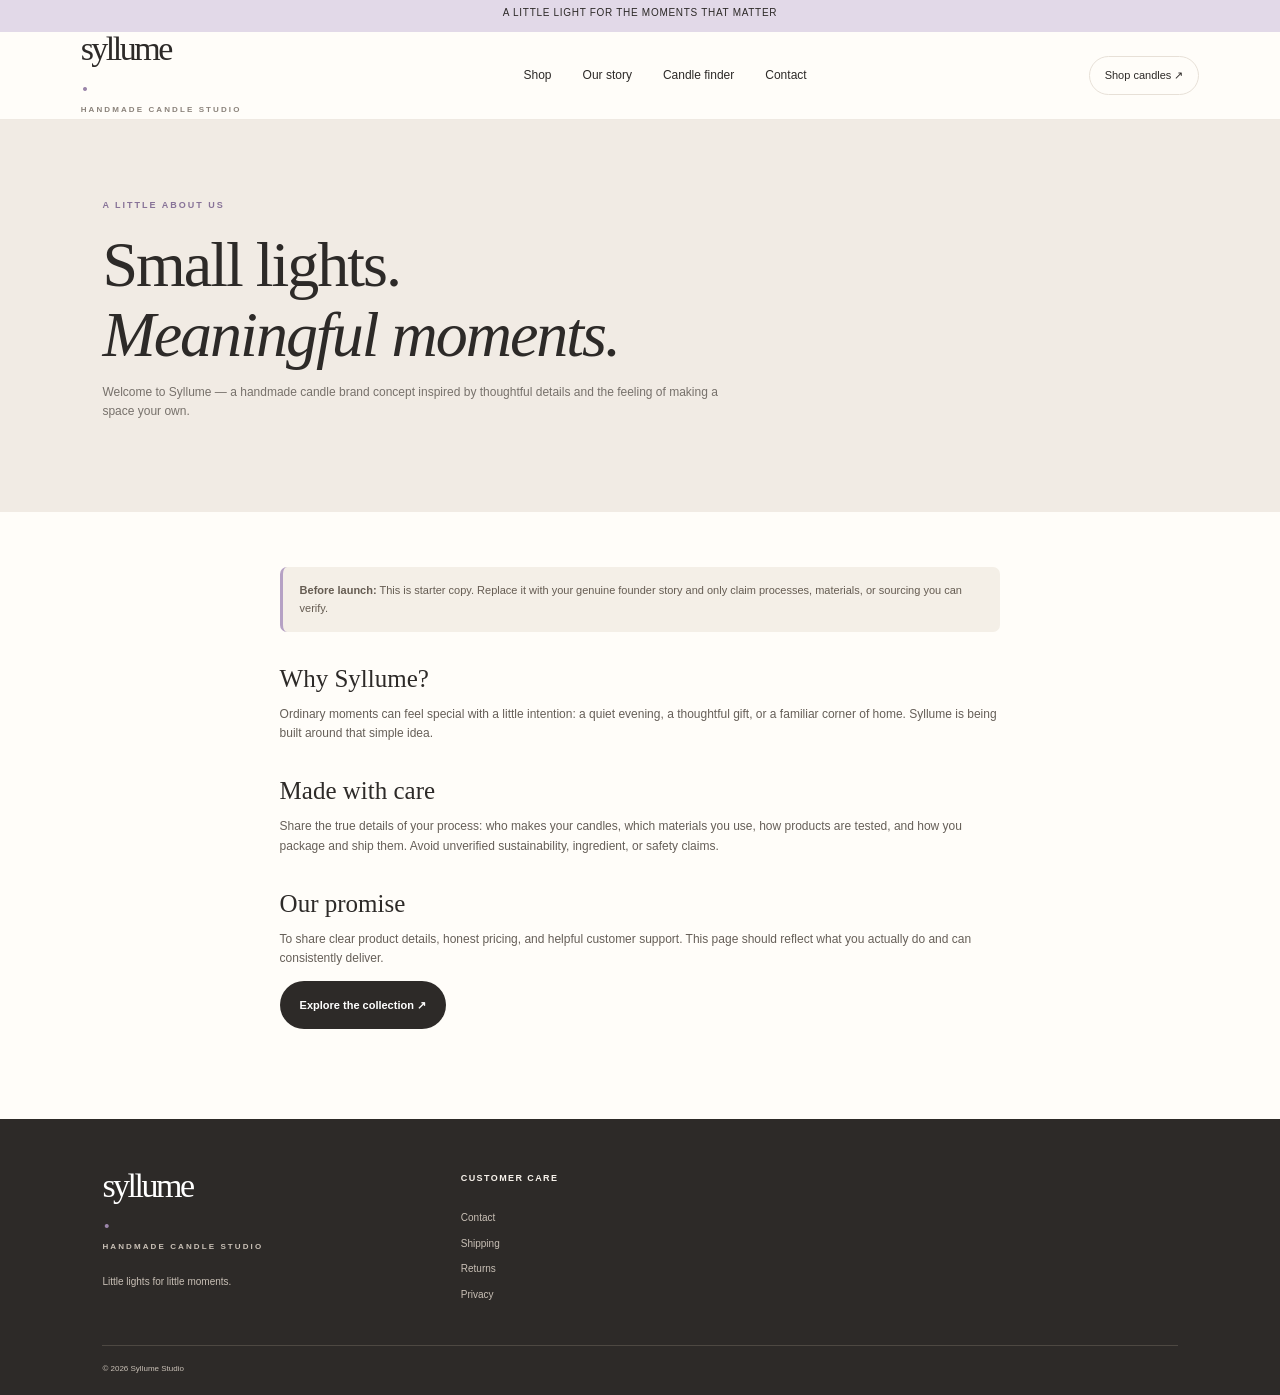
<file: about.html>
<!doctype html><html lang="en"><head><meta charset="utf-8"><meta name="viewport" content="width=device-width,initial-scale=1"><meta name="description" content="The story behind Syllume candle studio."><title>Our Story — Syllume</title><link rel="stylesheet" href="style.css"><link rel="icon" href="assets/favicon.svg" type="image/svg+xml"></head><body><a class="skip-link" href="#main">Skip to content</a><div class="announcement">A little light for the moments that matter</div><header class="header"><a class="wordmark" href="index.html">syllume<span>.</span><small>HANDMADE CANDLE STUDIO</small></a><button class="mobile-menu" id="menu-toggle" aria-expanded="false" aria-controls="nav">Menu</button><nav class="nav" id="nav"><a href="index.html#shop">Shop</a><a href="index.html#story">Our story</a><a href="index.html#finder">Candle finder</a><a href="contact.html">Contact</a></nav><a class="bag-button" href="index.html#shop">Shop candles ↗</a></header><main id="main"><section class="page-hero"><p class="eyebrow">A little about us</p><h1>Small lights.<br><em>Meaningful moments.</em></h1><p>Welcome to Syllume — a handmade candle brand concept inspired by thoughtful details and the feeling of making a space your own.</p></section><article class="content"><div class="content-callout"><strong>Before launch:</strong> This is starter copy. Replace it with your genuine founder story and only claim processes, materials, or sourcing you can verify.</div><h2>Why Syllume?</h2><p>Ordinary moments can feel special with a little intention: a quiet evening, a thoughtful gift, or a familiar corner of home. Syllume is being built around that simple idea.</p><h2>Made with care</h2><p>Share the true details of your process: who makes your candles, which materials you use, how products are tested, and how you package and ship them. Avoid unverified sustainability, ingredient, or safety claims.</p><h2>Our promise</h2><p>To share clear product details, honest pricing, and helpful customer support. This page should reflect what you actually do and can consistently deliver.</p><a class="button button-dark" href="index.html#shop">Explore the collection ↗</a></article></main><footer class="footer"><div class="footer-main"><div class="footer-brand"><a class="wordmark" href="index.html">syllume<span>.</span><small>HANDMADE CANDLE STUDIO</small></a><p>Little lights for little moments.</p></div><div><h3>Customer care</h3><a href="contact.html">Contact</a><a href="shipping.html">Shipping</a><a href="returns.html">Returns</a><a href="privacy.html">Privacy</a></div></div><div class="footer-bottom"><span>© <span id="year"></span> Syllume Studio</span></div></footer><script>document.getElementById('year').textContent=new Date().getFullYear()</script><script>document.getElementById('year')?.replaceChildren(String(new Date().getFullYear()));document.getElementById('menu-toggle')?.addEventListener('click',()=>{const n=document.getElementById('nav'),b=document.getElementById('menu-toggle'),o=n.classList.toggle('open');b.setAttribute('aria-expanded',String(o))});</script></body></html>
</file>
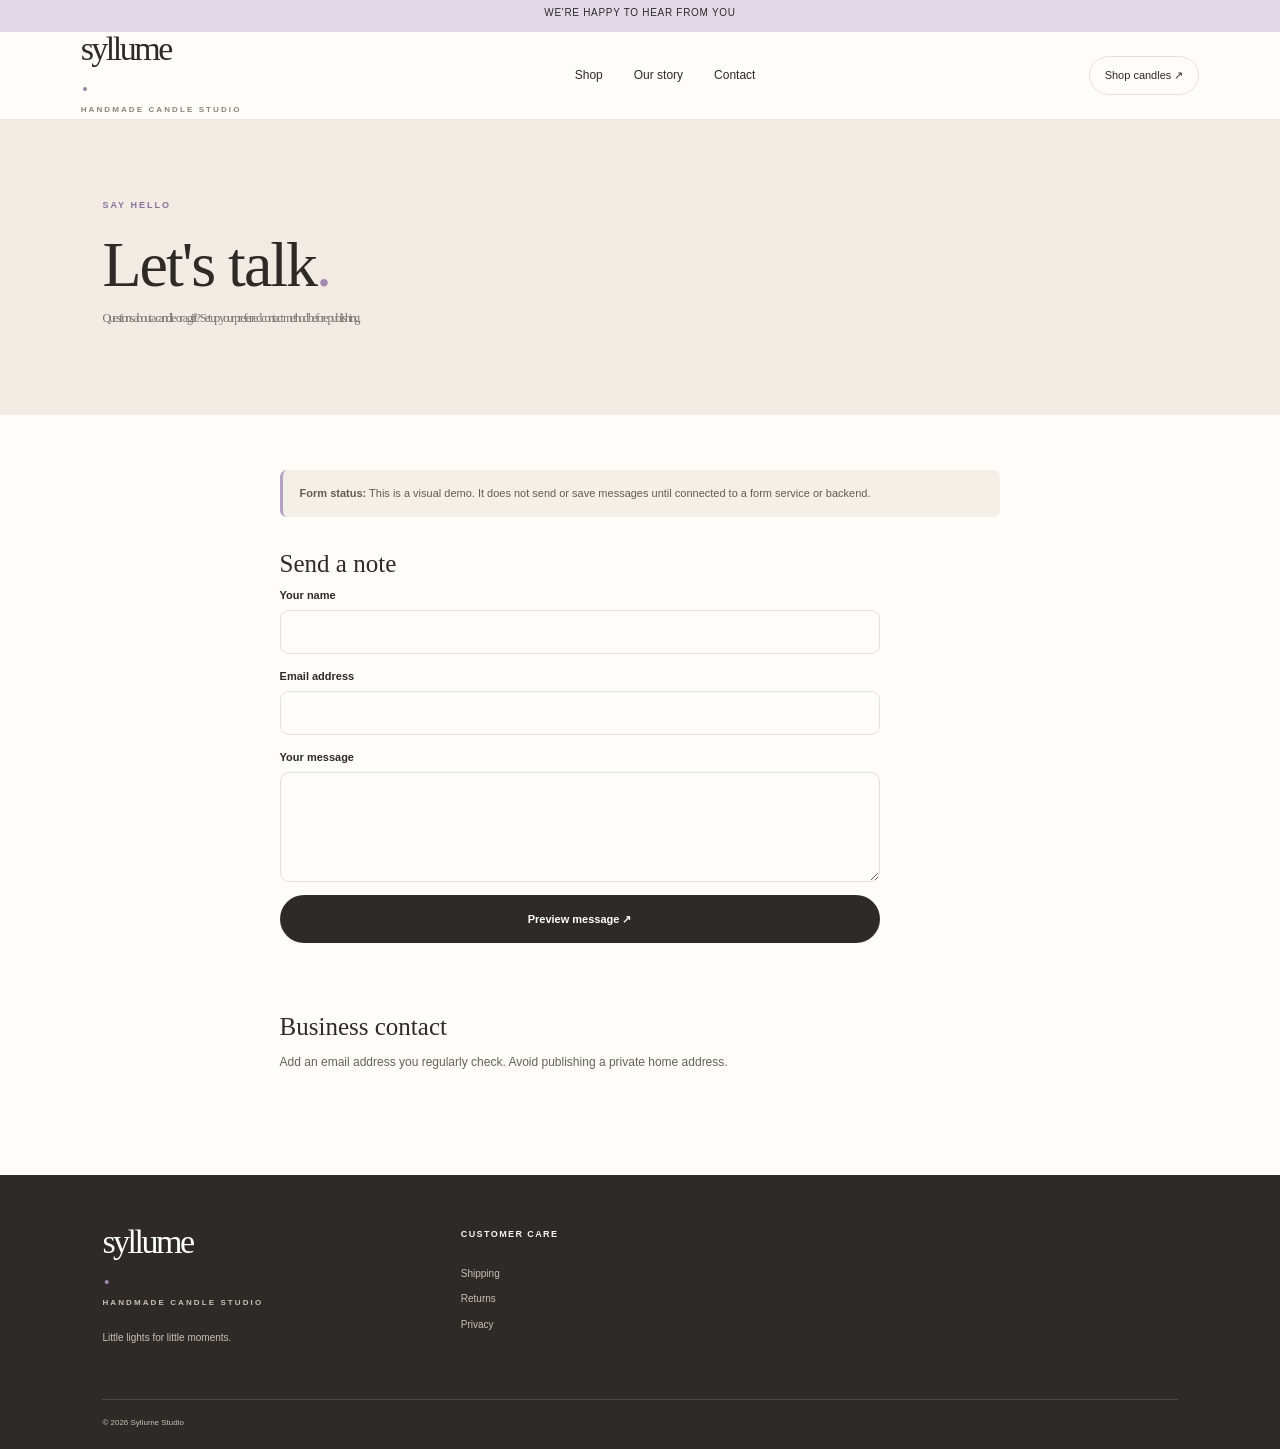
<file: contact.html>
<!doctype html><html lang="en"><head><meta charset="utf-8"><meta name="viewport" content="width=device-width,initial-scale=1"><meta name="description" content="Contact Syllume candle studio."><title>Contact — Syllume</title><link rel="stylesheet" href="style.css"><link rel="icon" href="assets/favicon.svg" type="image/svg+xml"></head><body><a class="skip-link" href="#main">Skip to content</a><div class="announcement">We're happy to hear from you</div><header class="header"><a class="wordmark" href="index.html">syllume<span>.</span><small>HANDMADE CANDLE STUDIO</small></a><button class="mobile-menu" id="menu-toggle" aria-expanded="false" aria-controls="nav">Menu</button><nav class="nav" id="nav"><a href="index.html#shop">Shop</a><a href="about.html">Our story</a><a href="contact.html">Contact</a></nav><a class="bag-button" href="index.html#shop">Shop candles ↗</a></header><main id="main"><section class="page-hero"><p class="eyebrow">Say hello</p><h1>Let's talk<span class="lavender-dot">.</span></h18010181108><p>Questions about a candle or a gift? Set up your preferred contact method before publishing.</p></section><article class="content"><div class="content-callout"><strong>Form status:</strong> This is a visual demo. It does not send or save messages until connected to a form service or backend.</div><h2>Send a note</h2><form id="contact-form" class="content-form"><label for="c-name">Your name<input id="c-name" name="name" required maxlength="100"></label><label for="c-email">Email address<input id="c-email" name="email" type="email" required maxlength="254"></label><label for="c-message">Your message<textarea id="c-message" name="message" required maxlength="2000"></textarea></label><button class="button button-dark" type="submit">Preview message ↗</button><p id="contact-status" class="form-message" role="status" aria-live="polite"></p></form><h2>Business contact</h2><p>Add an email address you regularly check. Avoid publishing a private home address.</p></article></main><footer class="footer"><div class="footer-main"><div class="footer-brand"><a class="wordmark" href="index.html">syllume<span>.</span><small>HANDMADE CANDLE STUDIO</small></a><p>Little lights for little moments.</p></div><div><h3>Customer care</h3><a href="shipping.html">Shipping</a><a href="returns.html">Returns</a><a href="privacy.html">Privacy</a></div></div><div class="footer-bottom"><span>© <span id="year"></span> Syllume Studio</span></div></footer><script>document.getElementById('year').textContent=new Date().getFullYear();document.getElementById('contact-form').addEventListener('submit',e=>{e.preventDefault();document.getElementById('contact-status').textContent='Preview only: this message has not been sent. Connect a form service or backend before launch.'})</script><script>document.getElementById('year')?.replaceChildren(String(new Date().getFullYear()));document.getElementById('menu-toggle')?.addEventListener('click',()=>{const n=document.getElementById('nav'),b=document.getElementById('menu-toggle'),o=n.classList.toggle('open');b.setAttribute('aria-expanded',String(o))});</script></body></html>
</file>
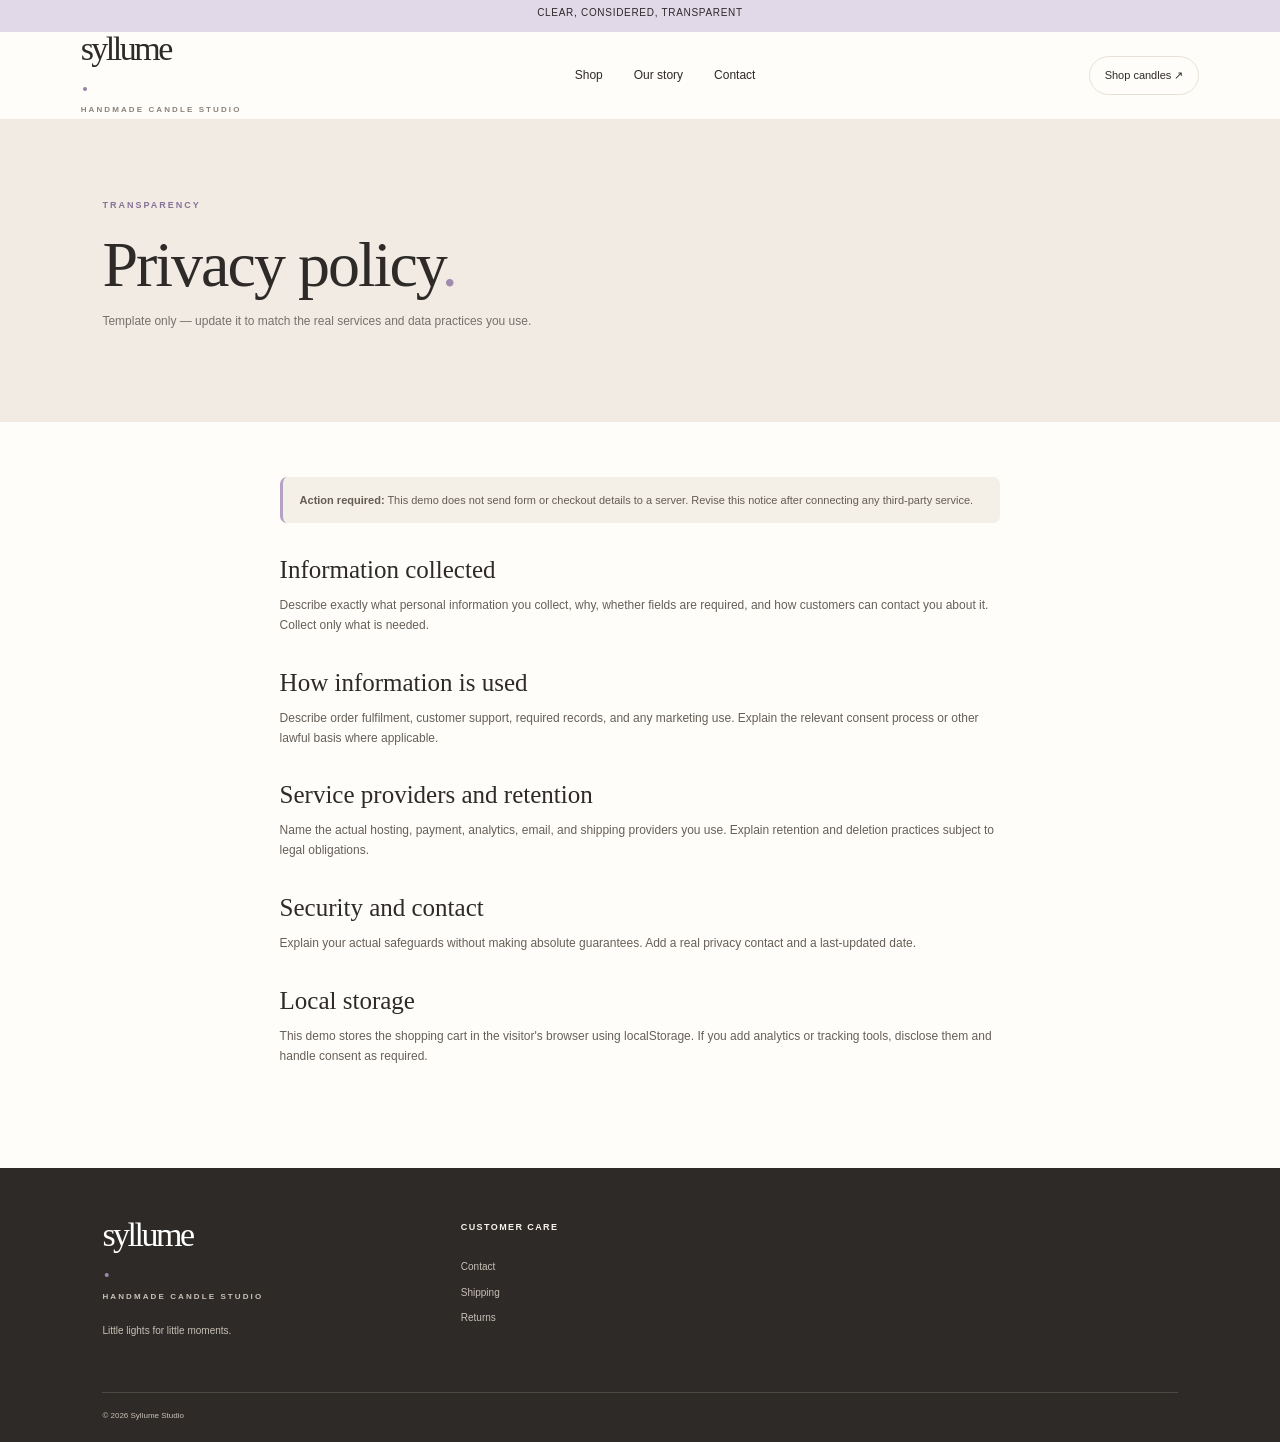
<file: privacy.html>
<!doctype html><html lang="en"><head><meta charset="utf-8"><meta name="viewport" content="width=device-width,initial-scale=1"><meta name="description" content="Syllume privacy policy template."><title>Privacy — Syllume</title><link rel="stylesheet" href="style.css"><link rel="icon" href="assets/favicon.svg" type="image/svg+xml"></head><body><div class="announcement">Clear, considered, transparent</div><header class="header"><a class="wordmark" href="index.html">syllume<span>.</span><small>HANDMADE CANDLE STUDIO</small></a><button class="mobile-menu" id="menu-toggle" aria-expanded="false" aria-controls="nav">Menu</button><nav class="nav" id="nav"><a href="index.html#shop">Shop</a><a href="about.html">Our story</a><a href="contact.html">Contact</a></nav><a class="bag-button" href="index.html#shop">Shop candles ↗</a></header><main id="main"><section class="page-hero"><p class="eyebrow">Transparency</p><h1>Privacy policy<span class="lavender-dot">.</span></h1><p>Template only — update it to match the real services and data practices you use.</p></section><article class="content"><div class="content-callout"><strong>Action required:</strong> This demo does not send form or checkout details to a server. Revise this notice after connecting any third-party service.</div><h2>Information collected</h2><p>Describe exactly what personal information you collect, why, whether fields are required, and how customers can contact you about it. Collect only what is needed.</p><h2>How information is used</h2><p>Describe order fulfilment, customer support, required records, and any marketing use. Explain the relevant consent process or other lawful basis where applicable.</p><h2>Service providers and retention</h2><p>Name the actual hosting, payment, analytics, email, and shipping providers you use. Explain retention and deletion practices subject to legal obligations.</p><h2>Security and contact</h2><p>Explain your actual safeguards without making absolute guarantees. Add a real privacy contact and a last-updated date.</p><h2>Local storage</h2><p>This demo stores the shopping cart in the visitor's browser using localStorage. If you add analytics or tracking tools, disclose them and handle consent as required.</p></article></main><footer class="footer"><div class="footer-main"><div class="footer-brand"><a class="wordmark" href="index.html">syllume<span>.</span><small>HANDMADE CANDLE STUDIO</small></a><p>Little lights for little moments.</p></div><div><h3>Customer care</h3><a href="contact.html">Contact</a><a href="shipping.html">Shipping</a><a href="returns.html">Returns</a></div></div><div class="footer-bottom"><span>© <span id="year"></span> Syllume Studio</span></div></footer><script>document.getElementById('year').textContent=new Date().getFullYear()</script><script>document.getElementById('year')?.replaceChildren(String(new Date().getFullYear()));document.getElementById('menu-toggle')?.addEventListener('click',()=>{const n=document.getElementById('nav'),b=document.getElementById('menu-toggle'),o=n.classList.toggle('open');b.setAttribute('aria-expanded',String(o))});</script></body></html>
</file>
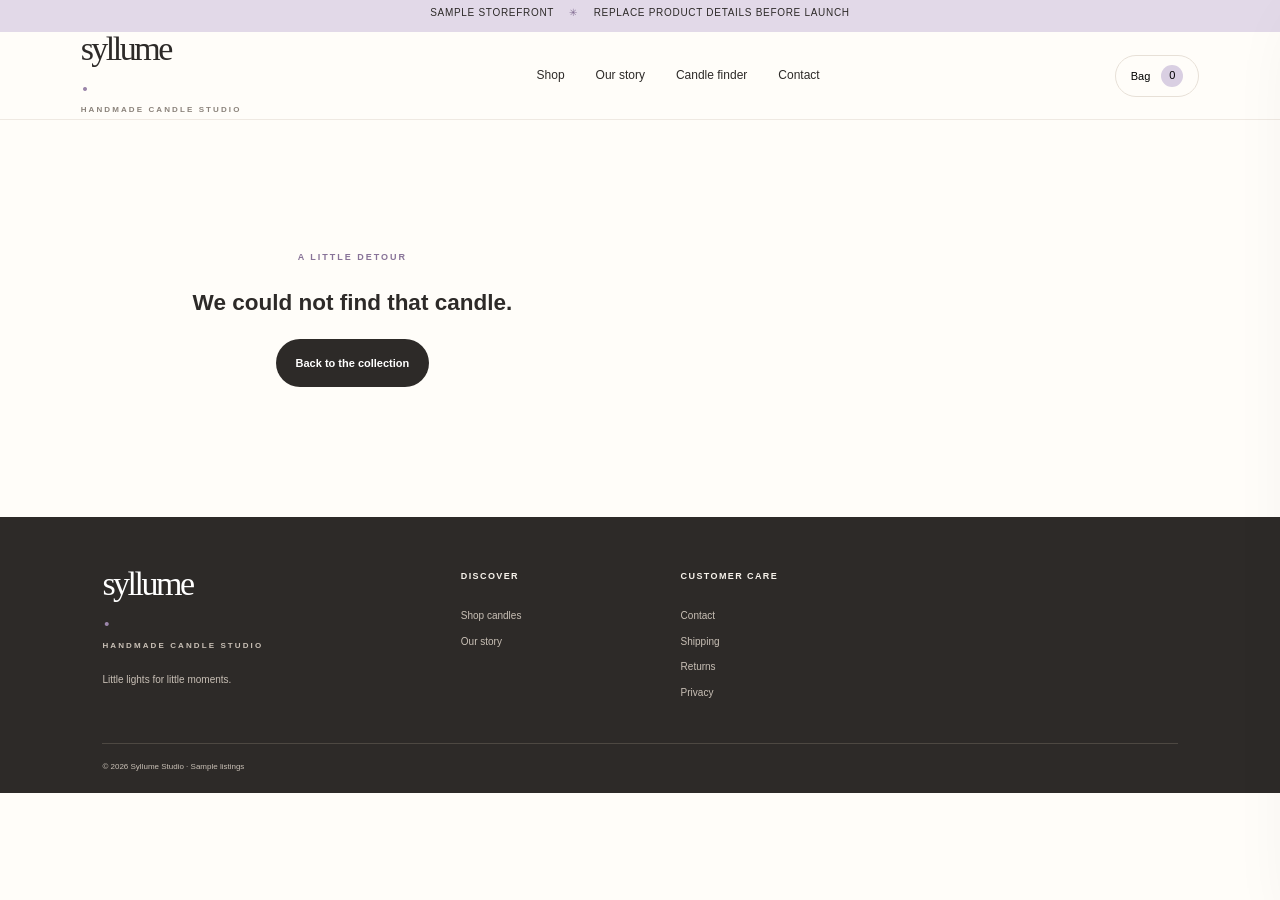
<file: product.html>
<!doctype html><html lang="en"><head><meta charset="utf-8"><meta name="viewport" content="width=device-width,initial-scale=1"><meta name="description" content="Explore a Syllume sample candle listing."><title>Candle details — Syllume</title><link rel="icon" href="assets/favicon.svg" type="image/svg+xml"><link rel="stylesheet" href="style.css"><script src="products.js" defer></script><script src="app.js" defer></script></head><body><a class="skip-link" href="#main">Skip to content</a><div class="announcement">Sample storefront <span>✳</span> Replace product details before launch</div><header class="header"><a class="wordmark" href="index.html">syllume<span>.</span><small>HANDMADE CANDLE STUDIO</small></a><button class="mobile-menu" id="menu-toggle" aria-expanded="false" aria-controls="nav">Menu</button><nav class="nav" id="nav"><a href="index.html#shop">Shop</a><a href="about.html">Our story</a><a href="index.html#finder">Candle finder</a><a href="contact.html">Contact</a></nav><button class="bag-button" id="open-cart">Bag <span id="cart-count">0</span></button></header><main id="main"><section id="product-detail" class="product-detail"><p>Loading product…</p></section></main><footer class="footer"><div class="footer-main"><div class="footer-brand"><a class="wordmark" href="index.html">syllume<span>.</span><small>HANDMADE CANDLE STUDIO</small></a><p>Little lights for little moments.</p></div><div><h3>Discover</h3><a href="index.html#shop">Shop candles</a><a href="about.html">Our story</a></div><div><h3>Customer care</h3><a href="contact.html">Contact</a><a href="shipping.html">Shipping</a><a href="returns.html">Returns</a><a href="privacy.html">Privacy</a></div></div><div class="footer-bottom"><span>© <span id="year"></span> Syllume Studio · Sample listings</span></div></footer><div id="backdrop" class="backdrop" hidden></div><aside id="cart-drawer" class="cart-drawer" aria-hidden="true"><div class="drawer-head"><div><p class="eyebrow">The good things</p><h2>Your bag<span class="lavender-dot">.</span></h2></div><button id="close-cart" class="close-button" aria-label="Close shopping bag">×</button></div><div id="cart-lines" class="cart-lines"></div><div class="drawer-bottom"><div class="subtotal"><span>Subtotal</span><strong id="subtotal">₹0</strong></div><p>Sample prices only.</p><a href="checkout.html" class="button button-dark full-width"><a href="8010181108">CaDemo checkout only.</small></div></aside><div id="toast" class="toast" role="status" aria-live="polite"></div></body></html>
</file>
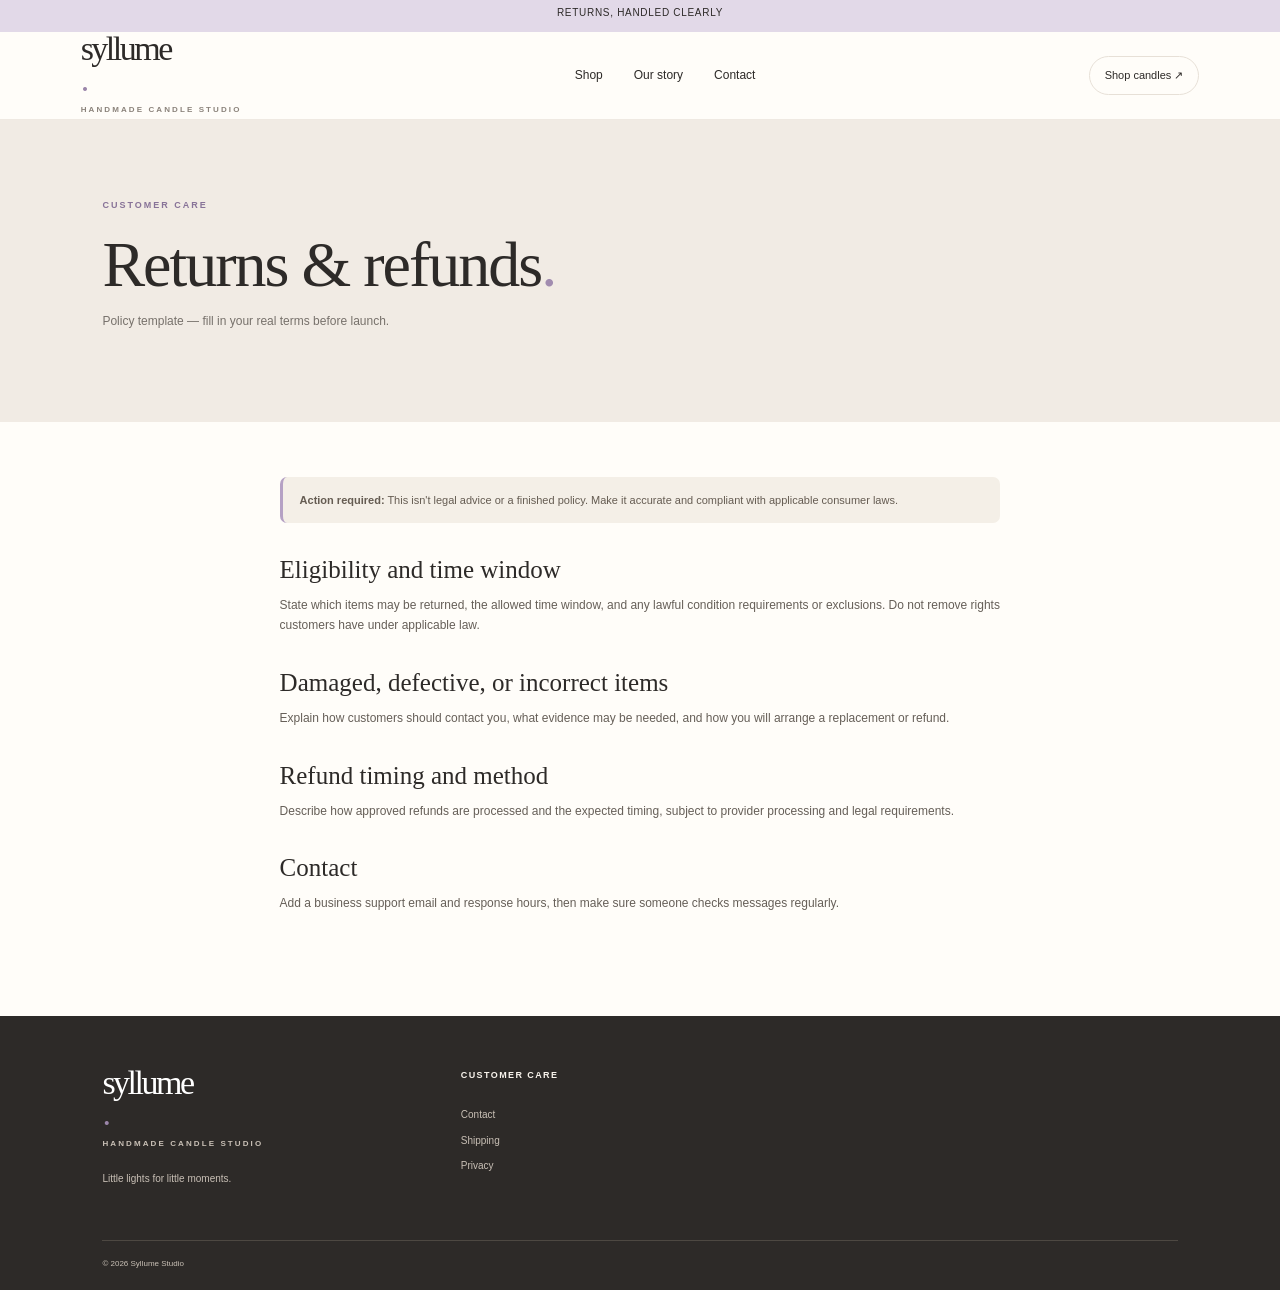
<file: returns.html>
<!doctype html><html lang="en"><head><meta charset="utf-8"><meta name="viewport" content="width=device-width,initial-scale=1"><meta name="description" content="Syllume returns and refunds policy template."><title>Returns & refunds — Syllume</title><link rel="stylesheet" href="style.css"><link rel="icon" href="assets/favicon.svg" type="image/svg+xml"></head><body><div class="announcement">Returns, handled clearly</div><header class="header"><a class="wordmark" href="index.html">syllume<span>.</span><small>HANDMADE CANDLE STUDIO</small></a><button class="mobile-menu" id="menu-toggle" aria-expanded="false" aria-controls="nav">Menu</button><nav class="nav" id="nav"><a href="index.html#shop">Shop</a><a href="about.html">Our story</a><a href="contact.html">Contact</a></nav><a class="bag-button" href="index.html#shop">Shop candles ↗</a></header><main id="main"><section class="page-hero"><p class="eyebrow">Customer care</p><h1>Returns & refunds<span class="lavender-dot">.</span></h1><p>Policy template — fill in your real terms before launch.</p></section><article class="content"><div class="content-callout"><strong>Action required:</strong> This isn't legal advice or a finished policy. Make it accurate and compliant with applicable consumer laws.</div><h2>Eligibility and time window</h2><p>State which items may be returned, the allowed time window, and any lawful condition requirements or exclusions. Do not remove rights customers have under applicable law.</p><h2>Damaged, defective, or incorrect items</h2><p>Explain how customers should contact you, what evidence may be needed, and how you will arrange a replacement or refund.</p><h2>Refund timing and method</h2><p>Describe how approved refunds are processed and the expected timing, subject to provider processing and legal requirements.</p><h2>Contact</h2><p>Add a business support email and response hours, then make sure someone checks messages regularly.</p></article></main><footer class="footer"><div class="footer-main"><div class="footer-brand"><a class="wordmark" href="index.html">syllume<span>.</span><small>HANDMADE CANDLE STUDIO</small></a><p>Little lights for little moments.</p></div><div><h3>Customer care</h3><a href="contact.html">Contact</a><a href="shipping.html">Shipping</a><a href="privacy.html">Privacy</a></div></div><div class="footer-bottom"><span>© <span id="year"></span> Syllume Studio</span></div></footer><script>document.getElementById('year').textContent=new Date().getFullYear()</script><script>document.getElementById('year')?.replaceChildren(String(new Date().getFullYear()));document.getElementById('menu-toggle')?.addEventListener('click',()=>{const n=document.getElementById('nav'),b=document.getElementById('menu-toggle'),o=n.classList.toggle('open');b.setAttribute('aria-expanded',String(o))});</script></body></html>
</file>
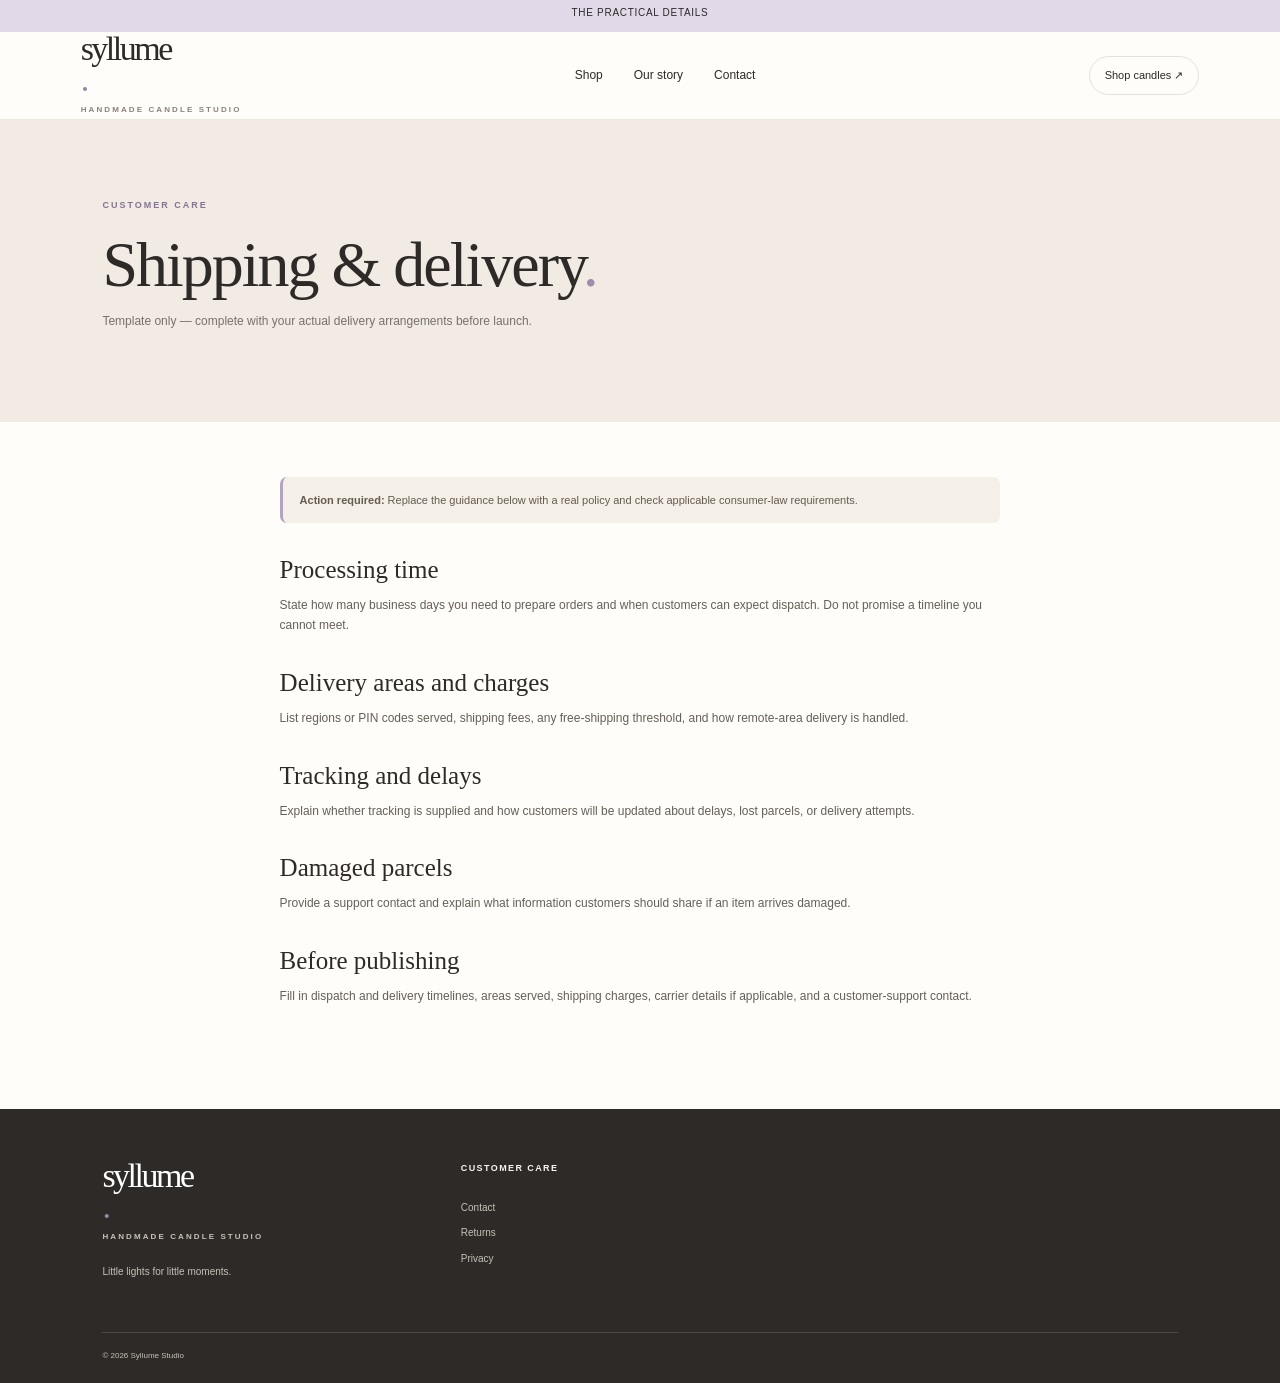
<file: shipping.html>
<!doctype html><html lang="en"><head><meta charset="utf-8"><meta name="viewport" content="width=device-width,initial-scale=1"><meta name="description" content="Syllume shipping policy template."><title>Shipping — Syllume</title><link rel="stylesheet" href="style.css"><link rel="icon" href="assets/favicon.svg" type="image/svg+xml"></head><body><div class="announcement">The practical details</div><header class="header"><a class="wordmark" href="index.html">syllume<span>.</span><small>HANDMADE CANDLE STUDIO</small></a><button class="mobile-menu" id="menu-toggle" aria-expanded="false" aria-controls="nav">Menu</button><nav class="nav" id="nav"><a href="index.html#shop">Shop</a><a href="about.html">Our story</a><a href="contact.html">Contact</a></nav><a class="bag-button" href="index.html#shop">Shop candles ↗</a></header><main id="main"><section class="page-hero"><p class="eyebrow">Customer care</p><h1>Shipping & delivery<span class="lavender-dot">.</span></h1><p>Template only — complete with your actual delivery arrangements before launch.</p></section><article class="content"><div class="content-callout"><strong>Action required:</strong> Replace the guidance below with a real policy and check applicable consumer-law requirements.</div><h2>Processing time</h2><p>State how many business days you need to prepare orders and when customers can expect dispatch. Do not promise a timeline you cannot meet.</p><h2>Delivery areas and charges</h2><p>List regions or PIN codes served, shipping fees, any free-shipping threshold, and how remote-area delivery is handled.</p><h2>Tracking and delays</h2><p>Explain whether tracking is supplied and how customers will be updated about delays, lost parcels, or delivery attempts.</p><h2>Damaged parcels</h2><p>Provide a support contact and explain what information customers should share if an item arrives damaged.</p><h2>Before publishing</h2><p>Fill in dispatch and delivery timelines, areas served, shipping charges, carrier details if applicable, and a customer-support contact.</p></article></main><footer class="footer"><div class="footer-main"><div class="footer-brand"><a class="wordmark" href="index.html">syllume<span>.</span><small>HANDMADE CANDLE STUDIO</small></a><p>Little lights for little moments.</p></div><div><h3>Customer care</h3><a href="contact.html">Contact</a><a href="returns.html">Returns</a><a href="privacy.html">Privacy</a></div></div><div class="footer-bottom"><span>© <span id="year"></span> Syllume Studio</span></div></footer><script>document.getElementById('year').textContent=new Date().getFullYear()</script><script>document.getElementById('year')?.replaceChildren(String(new Date().getFullYear()));document.getElementById('menu-toggle')?.addEventListener('click',()=>{const n=document.getElementById('nav'),b=document.getElementById('menu-toggle'),o=n.classList.toggle('open');b.setAttribute('aria-expanded',String(o))});</script></body></html>
</file>
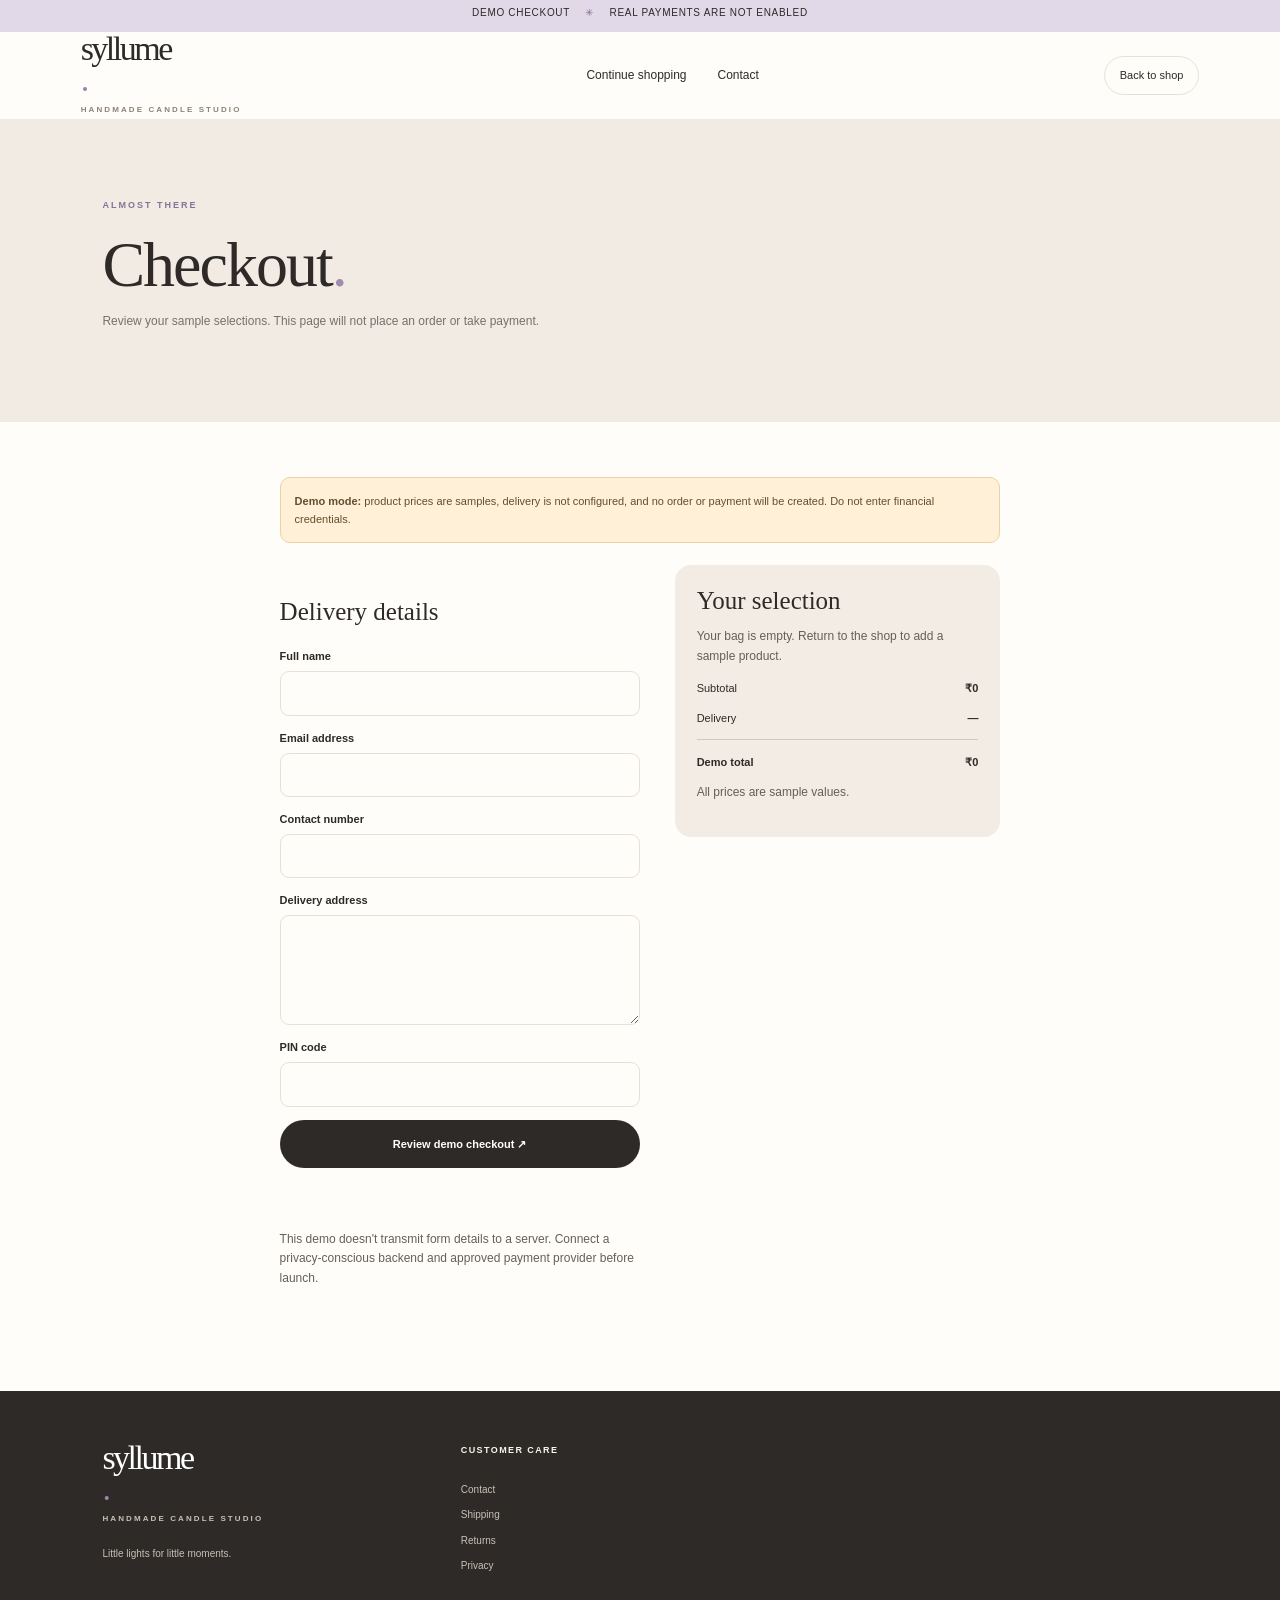
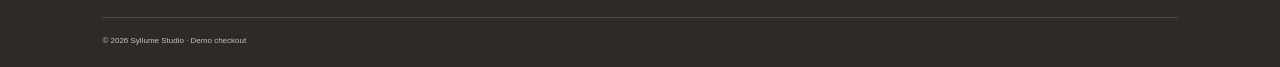
<file: syllume-store/checkout.html>
<!doctype html><html lang="en"><head><meta charset="utf-8"><meta name="viewport" content="width=device-width,initial-scale=1"><meta name="description" content="Demo checkout for Syllume sample candle listings."><title>Checkout — Syllume</title><link rel="icon" href="assets/favicon.svg" type="image/svg+xml"><link rel="stylesheet" href="style.css"><script src="products.js" defer></script><script src="app.js" defer></script></head><body><a class="skip-link" href="#main">Skip to content</a><div class="announcement">Demo checkout <span>✳</span> Real payments are not enabled</div><header class="header"><a class="wordmark" href="index.html">syllume<span>.</span><small>HANDMADE CANDLE STUDIO</small></a><button class="mobile-menu" id="menu-toggle" aria-expanded="false" aria-controls="nav">Menu</button><nav class="nav" id="nav"><a href="index.html#shop">Continue shopping</a><a href="contact.html">Contact</a></nav><a class="bag-button" href="index.html#shop">Back to shop</a></header><main id="main"><section class="page-hero"><p class="eyebrow">Almost there</p><h1>Checkout<span class="lavender-dot">.</span></h1><p>Review your sample selections. This page will not place an order or take payment.</p></section><section class="content"><div class="demo-warning"><strong>Demo mode:</strong> product prices are samples, delivery is not configured, and no order or payment will be created. Do not enter financial credentials.</div><div class="checkout-layout"><form id="checkout-form" class="checkout-form"><h2>Delivery details</h2><label for="name">Full name<input id="name" name="name" autocomplete="name" required maxlength="100"></label><label for="email">Email address<input id="email" name="email" type="email" autocomplete="email" required maxlength="254"></label><label for="phone">Contact number<input id="phone" name="phone" type="tel" autocomplete="tel" required maxlength="25"></label><label for="address">Delivery address<textarea id="address" name="address" autocomplete="street-address" required maxlength="500"></textarea></label><label for="postcode">PIN code<input id="postcode" name="postcode" inputmode="numeric" autocomplete="postal-code" pattern="[0-9]{6}" title="Enter a 6-digit Indian PIN code" required></label><button class="button button-dark" type="submit">Review demo checkout ↗</button><p id="checkout-message" class="form-message" role="status" aria-live="polite"></p><p class="smallprint">This demo doesn't transmit form details to a server. Connect a privacy-conscious backend and approved payment provider before launch.</p></form><aside class="checkout-summary"><h2>Your selection</h2><div id="checkout-items"></div><div class="summary-line"><span>Subtotal</span><strong id="checkout-subtotal">₹0</strong></div><div class="summary-line"><span>Delivery</span><strong id="checkout-delivery">—</strong></div><div class="summary-line total"><span>Demo total</span><strong id="checkout-total">₹0</strong></div><p class="smallprint">All prices are sample values.</p></aside></div></section></main><footer class="footer"><div class="footer-main"><div class="footer-brand"><a class="wordmark" href="index.html">syllume<span>.</span><small>HANDMADE CANDLE STUDIO</small></a><p>Little lights for little moments.</p></div><div><h3>Customer care</h3><a href="contact.html">Contact</a><a href="shipping.html">Shipping</a><a href="returns.html">Returns</a><a href="privacy.html">Privacy</a></div></div><div class="footer-bottom"><span>© <span id="year"></span> Syllume Studio · Demo checkout</span></div></footer></body></html>
</file>
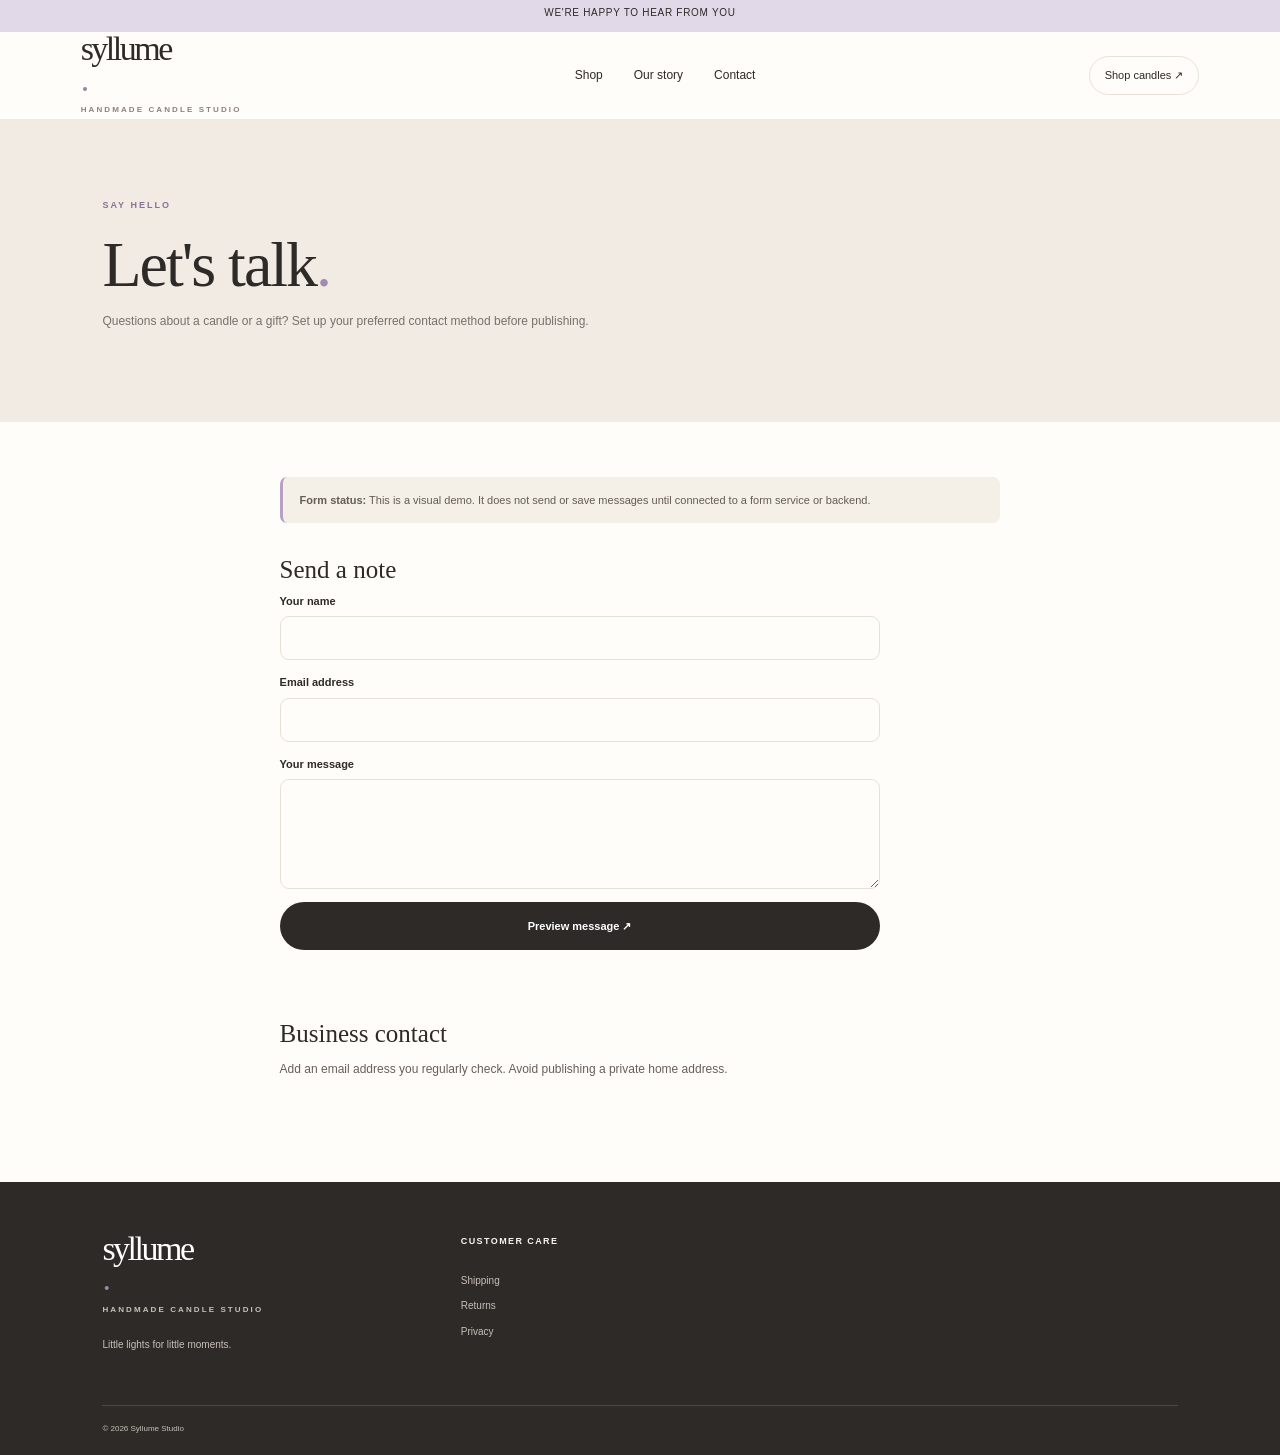
<file: syllume-store/contact.html>
<!doctype html><html lang="en"><head><meta charset="utf-8"><meta name="viewport" content="width=device-width,initial-scale=1"><meta name="description" content="Contact Syllume candle studio."><title>Contact — Syllume</title><link rel="stylesheet" href="style.css"><link rel="icon" href="assets/favicon.svg" type="image/svg+xml"></head><body><a class="skip-link" href="#main">Skip to content</a><div class="announcement">We're happy to hear from you</div><header class="header"><a class="wordmark" href="index.html">syllume<span>.</span><small>HANDMADE CANDLE STUDIO</small></a><button class="mobile-menu" id="menu-toggle" aria-expanded="false" aria-controls="nav">Menu</button><nav class="nav" id="nav"><a href="index.html#shop">Shop</a><a href="about.html">Our story</a><a href="contact.html">Contact</a></nav><a class="bag-button" href="index.html#shop">Shop candles ↗</a></header><main id="main"><section class="page-hero"><p class="eyebrow">Say hello</p><h1>Let's talk<span class="lavender-dot">.</span></h1><p>Questions about a candle or a gift? Set up your preferred contact method before publishing.</p></section><article class="content"><div class="content-callout"><strong>Form status:</strong> This is a visual demo. It does not send or save messages until connected to a form service or backend.</div><h2>Send a note</h2><form id="contact-form" class="content-form"><label for="c-name">Your name<input id="c-name" name="name" required maxlength="100"></label><label for="c-email">Email address<input id="c-email" name="email" type="email" required maxlength="254"></label><label for="c-message">Your message<textarea id="c-message" name="message" required maxlength="2000"></textarea></label><button class="button button-dark" type="submit">Preview message ↗</button><p id="contact-status" class="form-message" role="status" aria-live="polite"></p></form><h2>Business contact</h2><p>Add an email address you regularly check. Avoid publishing a private home address.</p></article></main><footer class="footer"><div class="footer-main"><div class="footer-brand"><a class="wordmark" href="index.html">syllume<span>.</span><small>HANDMADE CANDLE STUDIO</small></a><p>Little lights for little moments.</p></div><div><h3>Customer care</h3><a href="shipping.html">Shipping</a><a href="returns.html">Returns</a><a href="privacy.html">Privacy</a></div></div><div class="footer-bottom"><span>© <span id="year"></span> Syllume Studio</span></div></footer><script>document.getElementById('year').textContent=new Date().getFullYear();document.getElementById('contact-form').addEventListener('submit',e=>{e.preventDefault();document.getElementById('contact-status').textContent='Preview only: this message has not been sent. Connect a form service or backend before launch.'})</script><script>document.getElementById('year')?.replaceChildren(String(new Date().getFullYear()));document.getElementById('menu-toggle')?.addEventListener('click',()=>{const n=document.getElementById('nav'),b=document.getElementById('menu-toggle'),o=n.classList.toggle('open');b.setAttribute('aria-expanded',String(o))});</script></body></html>
</file>
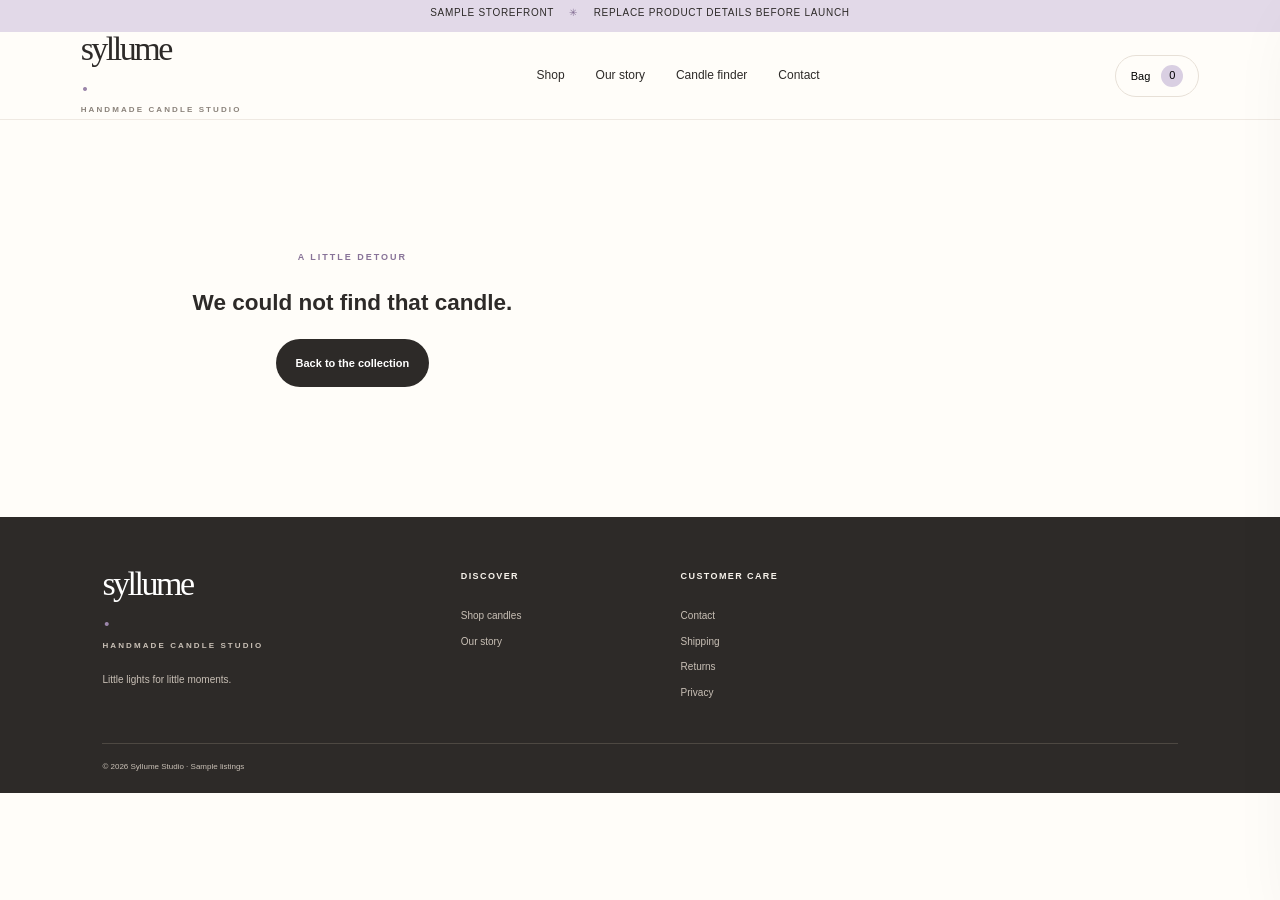
<file: syllume-store/product.html>
<!doctype html><html lang="en"><head><meta charset="utf-8"><meta name="viewport" content="width=device-width,initial-scale=1"><meta name="description" content="Explore a Syllume sample candle listing."><title>Candle details — Syllume</title><link rel="icon" href="assets/favicon.svg" type="image/svg+xml"><link rel="stylesheet" href="style.css"><script src="products.js" defer></script><script src="app.js" defer></script></head><body><a class="skip-link" href="#main">Skip to content</a><div class="announcement">Sample storefront <span>✳</span> Replace product details before launch</div><header class="header"><a class="wordmark" href="index.html">syllume<span>.</span><small>HANDMADE CANDLE STUDIO</small></a><button class="mobile-menu" id="menu-toggle" aria-expanded="false" aria-controls="nav">Menu</button><nav class="nav" id="nav"><a href="index.html#shop">Shop</a><a href="about.html">Our story</a><a href="index.html#finder">Candle finder</a><a href="contact.html">Contact</a></nav><button class="bag-button" id="open-cart">Bag <span id="cart-count">0</span></button></header><main id="main"><section id="product-detail" class="product-detail"><p>Loading product…</p></section></main><footer class="footer"><div class="footer-main"><div class="footer-brand"><a class="wordmark" href="index.html">syllume<span>.</span><small>HANDMADE CANDLE STUDIO</small></a><p>Little lights for little moments.</p></div><div><h3>Discover</h3><a href="index.html#shop">Shop candles</a><a href="about.html">Our story</a></div><div><h3>Customer care</h3><a href="contact.html">Contact</a><a href="shipping.html">Shipping</a><a href="returns.html">Returns</a><a href="privacy.html">Privacy</a></div></div><div class="footer-bottom"><span>© <span id="year"></span> Syllume Studio · Sample listings</span></div></footer><div id="backdrop" class="backdrop" hidden></div><aside id="cart-drawer" class="cart-drawer" aria-hidden="true"><div class="drawer-head"><div><p class="eyebrow">The good things</p><h2>Your bag<span class="lavender-dot">.</span></h2></div><button id="close-cart" class="close-button" aria-label="Close shopping bag">×</button></div><div id="cart-lines" class="cart-lines"></div><div class="drawer-bottom"><div class="subtotal"><span>Subtotal</span><strong id="subtotal">₹0</strong></div><p>Sample prices only.</p><a href="checkout.html" class="button button-dark full-width">Continue to checkout ↗</a><small>Demo checkout only.</small></div></aside><div id="toast" class="toast" role="status" aria-live="polite"></div></body></html>
</file>
<file: style.css>
:root{--ivory:#f7f4ee;--paper:#fffdf9;--ink:#2d2a28;--muted:#77716b;--line:#e7e0d7;--lav:#d9cfe2;--lav-deep:#9b86aa;--sand:#ebe1d4;--serif:'Playfair Display',Georgia,serif;--sans:'DM Sans',Arial,sans-serif;--shadow:0 24px 70px #27221a12}*{box-sizing:border-box}html{scroll-behavior:smooth;scroll-padding-top:105px}body{margin:0;background:var(--paper);color:var(--ink);font:400 15px/1.65 var(--sans)}body.locked{overflow:hidden}img{display:block;width:100%;max-width:100%}a{color:inherit;text-decoration:none}button,input,select,textarea{font:inherit}button{cursor:pointer}button:focus-visible,a:focus-visible,input:focus-visible,select:focus-visible,textarea:focus-visible{outline:3px solid #88739b;outline-offset:3px}.skip-link{position:absolute;left:-10000px;top:10px;background:var(--ink);color:white;padding:10px 14px;z-index:999}.skip-link:focus{left:10px}.sr-only{position:absolute;width:1px;height:1px;padding:0;margin:-1px;overflow:hidden;clip:rect(0,0,0,0);white-space:nowrap;border:0}.announcement{min-height:32px;padding:5px 14px;background:#e2d9e8;text-align:center;font-size:10px;letter-spacing:.07em;text-transform:uppercase}.announcement span{margin:0 12px;color:#816b91}.announcement b{font-weight:600;color:#675a70}.header{height:88px;padding:0 6.3%;display:flex;align-items:center;justify-content:space-between;gap:26px;position:sticky;top:0;z-index:30;background:#fffdf9ed;backdrop-filter:blur(15px);border-bottom:1px solid #e7e0d7a8}.wordmark{display:flex;flex-direction:column;font:500 34px/.9 var(--serif);letter-spacing:-2.5px;min-width:max-content}.wordmark>span{color:var(--lav-deep)}.wordmark small{font:600 8px/1.6 var(--sans);letter-spacing:2.1px;color:#8b837b;margin-top:9px}.nav{display:flex;align-items:center;gap:31px;font-size:12px}.nav a,.footer a{transition:color .2s}.nav a:hover,.footer a:hover{color:var(--lav-deep)}.bag-button{border:1px solid var(--line);border-radius:30px;background:transparent;padding:9px 15px;font-size:11px;white-space:nowrap}.bag-button span{display:inline-grid;place-items:center;min-width:22px;height:22px;border-radius:50%;background:var(--lav);margin-left:8px}.mobile-menu{display:none;background:transparent;border:1px solid var(--line);border-radius:25px;padding:7px 12px}.hero{min-height:610px;padding:55px 6.3% 68px;display:grid;grid-template-columns:.9fr 1.1fr;align-items:center;gap:7%;background:linear-gradient(120deg,#faf7f1,#f1ebe4)}.hero-copy{padding:14px 0 14px 2%;max-width:550px}.eyebrow{text-transform:uppercase;letter-spacing:2px;font-size:9px;font-weight:700;color:#887398;margin:0 0 17px}.eyebrow-line{display:inline-block;width:28px;height:1px;background:#a18caf;vertical-align:middle;margin-right:8px}.hero h1{font:400 clamp(48px,5.3vw,79px)/1.04 var(--serif);letter-spacing:-3.5px;margin:0}.hero h1 em,.story-copy h2 em,.finder-intro h2 em{font-weight:400;color:#8f799f}.hero-lede{max-width:410px;color:var(--muted);font-size:14px;line-height:1.9;margin:25px 0 28px}.hero-ctas{display:flex;align-items:center;gap:24px;flex-wrap:wrap}.button{display:inline-flex;align-items:center;justify-content:center;gap:13px;min-height:48px;padding:13px 20px;border:0;border-radius:30px;font-size:11px;font-weight:700;transition:transform .2s,background .2s}.button:hover{transform:translateY(-2px)}.button-dark{background:var(--ink);color:white}.button-dark:hover{background:#5b4d63}.button-light{background:var(--paper);color:var(--ink)}.underlink{font-size:11px;font-weight:700;border-bottom:1px solid #b5a4c3;padding-bottom:4px}.hero-footnote{margin-top:43px;display:flex;align-items:center;gap:12px;font-size:10px;line-height:1.5}.hero-footnote small{font-size:9px;color:var(--muted)}.seal{width:35px;height:35px;display:grid;place-items:center;border:1px solid #b6a5c1;color:#8c759d;border-radius:50%;font-size:17px}.hero-art{height:490px;position:relative;overflow:hidden;border-radius:48% 48% 12px 12px;background:#e7ded2}.hero-art>img{height:100%;object-fit:cover}.hero-label{position:absolute;left:22px;top:22px;width:96px;height:96px;border-radius:50%;background:#fffdf9e8;display:flex;flex-direction:column;align-items:center;justify-content:center;transform:rotate(-9deg)}.hero-label strong{font:600 12px var(--serif);letter-spacing:1.5px}.hero-label span{font-size:6px;letter-spacing:.8px;margin-top:5px}.art-caption{position:absolute;right:16px;bottom:15px;margin:0;border-radius:24px;background:#fffdf9e8;padding:8px 14px;font:italic 14px var(--serif)}.art-index{position:absolute;left:23px;bottom:23px;color:white;font-size:8px;letter-spacing:1.6px;text-shadow:0 1px 8px #0008}.values{display:flex;justify-content:center;gap:clamp(20px,6vw,95px);padding:24px 6%;border-bottom:1px solid var(--line);flex-wrap:wrap;font-size:10px;color:#615b55}.values i{font-style:normal;color:#937da4;margin-right:8px}.section{padding:100px 8%}.section-title{display:flex;align-items:end;justify-content:space-between;gap:30px;margin-bottom:33px}.section-title h2,.reviews h2{font:400 clamp(38px,4.3vw,59px)/1.13 var(--serif);letter-spacing:-1.8px;margin:0}.lavender-dot{color:#a18caf}.section-title>p{max-width:310px;color:var(--muted);font-size:12px;margin:0 0 5px}.toolbar{display:flex;gap:10px;margin-bottom:14px;flex-wrap:wrap}.search-box,.select-wrap{display:flex;align-items:center;border:1px solid var(--line);border-radius:28px;background:white;min-height:43px;padding:0 15px}.search-box{gap:9px;flex:1;min-width:190px}.search-box>span:not(.sr-only){font-size:22px;color:#89759a}.search-box input{border:0;outline:0;width:100%;min-width:0;background:transparent;font-size:11px}.select-wrap select{border:0;outline:0;background:transparent;padding:10px 0;font-size:10px;color:#625c56;min-width:132px}.sample-warning{background:#f4efe6;border-radius:9px;padding:10px 13px;color:#776b5d;font-size:10px;margin:0 0 25px}.sample-warning span{margin-right:8px}.product-grid{display:grid;grid-template-columns:repeat(4,minmax(0,1fr));gap:22px}.product-card{min-width:0}.product-visual{position:relative;overflow:hidden;border-radius:13px;background:#eee6dc;aspect-ratio:4/5}.product-visual img{height:100%;object-fit:cover;transition:transform .5s}.product-card:hover .product-visual img{transform:scale(1.045)}.product-badge{position:absolute;top:12px;left:12px;padding:5px 9px;border-radius:20px;background:#fffdf9ed;font-size:8px}.quick-add{position:absolute;bottom:12px;left:12px;right:12px;width:calc(100% - 24px);border:0;background:#fffdf9ef;border-radius:25px;padding:10px;font-size:10px;font-weight:700;opacity:0;transform:translateY(5px);transition:.2s}.product-card:hover .quick-add,.quick-add:focus-visible{opacity:1;transform:translateY(0)}.product-info{padding:13px 2px}.product-line{display:flex;justify-content:space-between;align-items:start;gap:8px}.product-info h3{font:500 17px/1.3 var(--serif);margin:0 0 4px}.product-price{white-space:nowrap;font-size:11px;font-weight:700}.product-subtitle,.product-notes{font-size:10px;color:var(--muted);margin:0}.product-notes{margin-top:7px}.stock-note{display:inline-block;background:#f4efe7;border-radius:15px;padding:3px 8px;font-size:8px;color:#70685f;margin-top:8px}.empty-state{text-align:center;padding:45px 10px;color:var(--muted);font-size:13px}.story{display:grid;grid-template-columns:1fr 1fr;background:#f0eae3;min-height:530px}.story-image{min-height:460px;position:relative;overflow:hidden}.story-image img{height:100%;object-fit:cover}.image-caption{position:absolute;bottom:17px;left:17px;background:#fffdf9ec;border-radius:20px;padding:8px 13px;font:italic 13px var(--serif)}.story-copy{padding:clamp(45px,7vw,105px);align-self:center;position:relative;overflow:hidden}.story-copy h2,.finder-intro h2{font:400 clamp(38px,4.2vw,58px)/1.12 var(--serif);letter-spacing:-1.6px;margin:0}.story-copy>p:not(.eyebrow){color:#726b64;max-width:430px;font-size:12px;line-height:1.9;margin:22px 0}.story-copy .underlink{display:inline-block;margin-top:5px}.story-ornament{position:absolute;right:30px;bottom:-72px;font:200px/.9 var(--serif);color:#c9bdcf25}.story-ornament span{font:42px var(--sans);vertical-align:top}.finder{display:grid;grid-template-columns:.8fr 1.2fr;gap:9%;background:#fbf8f3}.finder-intro>p:not(.eyebrow){max-width:320px;color:var(--muted);font-size:12px;margin:20px 0}.finder-intro .microcopy{font-size:10px}.finder-card{border:1px solid var(--line);background:white;border-radius:18px;padding:29px}.finder-card fieldset{border:0;padding:0;margin:0 0 24px}.finder-card legend{font-size:12px;font-weight:600;margin-bottom:14px}.finder-card legend b{font-size:9px;color:#9a86a9;letter-spacing:1px;margin-right:9px}.chips{display:flex;gap:7px;flex-wrap:wrap}.chips label{cursor:pointer}.chips input{position:absolute;opacity:0}.chips span{display:block;padding:8px 13px;border:1px solid var(--line);border-radius:25px;font-size:10px}.chips input:checked+span{background:var(--lav);border-color:#bbaac8}.chips input:focus-visible+span{outline:3px solid #88739b;outline-offset:3px}.finder-card select{width:100%;border:1px solid var(--line);border-radius:8px;padding:12px;background:#fffdf9;font-size:11px}.finder-result{margin-top:16px}.match-card{display:flex;align-items:center;gap:13px;padding:11px;border-radius:11px;background:#f7f3ec}.match-card img{width:70px;height:82px;object-fit:cover;border-radius:7px}.match-card .eyebrow{font-size:8px;margin-bottom:4px}.match-card h3{font:500 16px var(--serif);margin:0}.match-card p{font-size:10px;color:var(--muted);margin:4px 0}.match-card a{font-size:10px;font-weight:700}.reviews{text-align:center;max-width:820px;margin:auto;padding-top:85px;padding-bottom:86px;position:relative}.reviews h2{font-size:clamp(34px,4vw,51px)}.reviews>p:not(.eyebrow){max-width:500px;color:var(--muted);font-size:12px;margin:16px auto}.review-mark{font:120px/.8 var(--serif);display:block;color:#ded3e5;margin-top:24px}.newsletter{background:#ddd4e5;padding:50px 8%;display:flex;align-items:center;justify-content:space-between;gap:30px}.newsletter .eyebrow{color:#786587}.newsletter h2{font:400 clamp(32px,3.5vw,45px)/1.1 var(--serif);margin:0}.newsletter>div>p:not(.eyebrow){font-size:11px;color:#655d69;margin:12px 0 0}.newsletter form{width:min(100%,450px);display:grid;grid-template-columns:1fr auto;gap:8px}.newsletter input{width:100%;min-width:0;border:1px solid #c6b9d0;background:#fff9;border-radius:30px;padding:13px 16px;font-size:10px}.newsletter form>p,.newsletter form>small{grid-column:1/-1;font-size:9px;margin:0;color:#655d69}.footer{background:#2d2a28;color:#f8f3ec;padding:52px 8% 20px}.footer-main{display:grid;grid-template-columns:1.4fr .8fr .9fr 1.1fr;gap:35px;padding-bottom:42px}.footer-brand p,.footer-main>div>p,.footer-main a:not(.wordmark){font-size:10px;color:#c9c0b6}.footer-brand>p{margin-top:20px}.footer-main h3{font-size:9px;text-transform:uppercase;letter-spacing:1.4px;margin:0 0 15px}.footer-main>div:not(:first-child){display:flex;flex-direction:column;align-items:flex-start;gap:9px}.footer .wordmark{color:#fff}.footer .wordmark small{color:#c9c0b6}.footer-bottom{border-top:1px solid #4d4842;padding-top:16px;display:flex;justify-content:space-between;gap:15px;color:#c9c0b6;font-size:8px}.footer-bottom b{color:#b4a0c2}.backdrop{position:fixed;inset:0;background:#211d1b70;z-index:49}.cart-drawer{position:fixed;right:0;top:0;width:min(450px,100%);height:100dvh;background:var(--paper);z-index:50;display:flex;flex-direction:column;padding:25px;transform:translateX(105%);transition:transform .28s;box-shadow:var(--shadow)}.cart-drawer.open{transform:translateX(0)}.drawer-head{display:flex;align-items:center;justify-content:space-between;border-bottom:1px solid var(--line);padding-bottom:18px}.drawer-head .eyebrow{margin-bottom:7px}.drawer-head h2{font:400 31px var(--serif);margin:0}.close-button{border:1px solid var(--line);border-radius:50%;width:38px;height:38px;background:transparent;font-size:24px}.cart-lines{overflow:auto;flex:1;padding:9px 0}.cart-item{display:grid;grid-template-columns:72px 1fr auto;gap:12px;padding:14px 0;border-bottom:1px solid var(--line)}.cart-item img{width:72px;height:85px;object-fit:cover;border-radius:8px}.cart-item h3{font:500 15px var(--serif);margin:0 0 4px}.cart-item p{font-size:10px;color:var(--muted);margin:0 0 7px}.qty{display:inline-flex;align-items:center;gap:10px;border:1px solid var(--line);border-radius:20px;padding:2px 7px}.qty button{border:0;background:transparent;min-width:18px}.remove-item{display:block;border:0;background:transparent;padding:0;margin-top:4px;font-size:9px;text-decoration:underline;color:var(--muted)}.cart-empty{text-align:center;padding:40px 10px;color:var(--muted);font-size:12px}.drawer-bottom{border-top:1px solid var(--line);padding-top:16px}.subtotal{display:flex;justify-content:space-between;font-size:12px}.drawer-bottom>p,.drawer-bottom>small{display:block;color:var(--muted);font-size:9px;margin:7px 0}.full-width{width:100%;margin:10px 0}.toast{position:fixed;bottom:20px;left:50%;transform:translate(-50%,20px);background:var(--ink);color:white;padding:11px 18px;border-radius:30px;z-index:90;font-size:10px;opacity:0;pointer-events:none;transition:.2s}.toast.show{opacity:1;transform:translate(-50%,0)}
.page-hero{padding:78px 8%;background:#f1ebe4}.page-hero h1{font:400 clamp(42px,5vw,68px)/1.1 var(--serif);letter-spacing:-2px;margin:0}.page-hero p:last-child{max-width:620px;font-size:12px;color:var(--muted)}.content{max-width:900px;margin:auto;padding:55px 7% 90px}.content h2{font:500 25px var(--serif);margin:33px 0 8px}.content p,.content li{font-size:12px;color:#665f58}.content-callout{border-left:3px solid #b5a1c4;background:#f4efe7;padding:14px 17px;border-radius:7px;font-size:11px;color:#655c52}.content-form{display:grid;gap:13px;max-width:600px}.content-form label,.checkout-form label{display:grid;gap:6px;font-size:11px;font-weight:600}.content-form input,.content-form textarea,.checkout-form input,.checkout-form textarea{width:100%;border:1px solid var(--line);border-radius:9px;padding:12px;background:#fffdf9}.content-form textarea,.checkout-form textarea{min-height:110px;resize:vertical}.form-message{font-size:11px;color:#715c81}.checkout-layout{display:grid;grid-template-columns:1.05fr .95fr;gap:35px}.checkout-form{display:grid;gap:13px}.checkout-summary{align-self:start;background:#f2ece4;border-radius:16px;padding:22px}.checkout-summary h2{margin-top:0}.summary-line{display:flex;justify-content:space-between;gap:15px;font-size:11px;margin:12px 0}.summary-line.total{border-top:1px solid #d3c8bb;padding-top:13px;font-weight:700}.demo-warning{padding:14px;background:#fff0d7;border:1px solid #ead2a6;border-radius:10px;font-size:11px;color:#644e2e;margin-bottom:22px}.smallprint{font-size:9px;color:var(--muted)}.product-detail{display:grid;grid-template-columns:1fr 1fr;gap:7%;padding:60px 8%}.detail-image img{max-height:680px;object-fit:cover;border-radius:15px}.detail-copy{align-self:center}.detail-copy h1{font:400 clamp(40px,4vw,58px)/1.1 var(--serif);margin:0 0 10px}.detail-price{font-size:15px;font-weight:700}.detail-copy p{font-size:12px;color:var(--muted)}.detail-actions{display:flex;gap:10px;align-items:center;margin:22px 0}.detail-actions input{width:70px;padding:12px;border:1px solid var(--line);border-radius:7px}.not-found{text-align:center;padding:70px 10px}
@media(max-width:1000px){.header{padding:0 4%}.nav{gap:17px}.hero{padding-left:5%;padding-right:5%;gap:4%}.section{padding:80px 6%}.product-grid{grid-template-columns:repeat(3,minmax(0,1fr))}.story-copy{padding:48px}.footer-main{grid-template-columns:1.2fr .8fr .9fr}.footer-main>div:last-child{grid-column:2/-1}.finder{gap:5%}}
@media(max-width:720px){.announcement{font-size:8px}.header{height:74px;padding:0 5%;gap:9px}.wordmark{font-size:29px}.wordmark small{font-size:7px;letter-spacing:1.6px}.mobile-menu{display:block;margin-left:auto;font-size:10px}.nav{display:none;position:absolute;top:73px;left:0;right:0;background:var(--paper);padding:19px 6%;border-bottom:1px solid var(--line);flex-direction:column;align-items:flex-start;gap:16px}.nav.open{display:flex}.bag-button{font-size:10px;padding:7px 9px}.hero{grid-template-columns:1fr;padding:35px 6% 45px;gap:28px}.hero-copy{padding:0}.hero h1{font-size:clamp(48px,12vw,68px)}.hero-art{height:390px;max-width:510px;width:100%;margin:auto}.hero-footnote{margin-top:28px}.values{gap:12px 22px;font-size:9px}.section{padding:63px 6%}.section-title{display:block}.section-title>p{margin-top:14px}.product-grid{grid-template-columns:repeat(2,minmax(0,1fr));gap:17px 12px}.quick-add{opacity:1;transform:none;padding:9px}.product-line{display:block}.product-price{display:block;margin-top:5px}.product-info h3{font-size:15px}.toolbar{display:grid;grid-template-columns:1fr 1fr}.search-box{grid-column:1/-1}.select-wrap select{min-width:0;width:100%}.story{grid-template-columns:1fr}.story-image{height:320px;min-height:320px}.story-copy{padding:48px 7%}.finder{grid-template-columns:1fr;gap:25px}.finder-card{padding:22px}.newsletter{padding:42px 6%;display:block}.newsletter form{margin-top:22px;grid-template-columns:1fr}.newsletter form>p,.newsletter form>small{grid-column:auto}.footer{padding:44px 6% 18px}.footer-main{grid-template-columns:1fr 1fr;gap:28px}.footer-main>div:last-child{grid-column:auto}.footer-bottom{flex-direction:column}.page-hero{padding:60px 6%}.content{padding:45px 6% 70px}.checkout-layout,.product-detail{grid-template-columns:1fr}.product-detail{padding:35px 6%;gap:28px}.detail-image img{max-height:480px}.reviews{padding-top:65px;padding-bottom:60px}}
@media(max-width:370px){.wordmark{font-size:26px}.mobile-menu{padding:6px 8px}.bag-button{padding:6px 7px}.hero-art{height:315px}.product-grid{gap:15px 9px}.product-info h3{font-size:14px}}
@media(hover:none){.quick-add{opacity:1;transform:none}}@media(prefers-reduced-motion:reduce){*,*::before,*::after{scroll-behavior:auto!important;transition-duration:.01ms!important;animation-duration:.01ms!important;animation-iteration-count:1!important}}
</file>
<file: syllume-store/style.css>
:root{--ivory:#f7f4ee;--paper:#fffdf9;--ink:#2d2a28;--muted:#77716b;--line:#e7e0d7;--lav:#d9cfe2;--lav-deep:#9b86aa;--sand:#ebe1d4;--serif:'Playfair Display',Georgia,serif;--sans:'DM Sans',Arial,sans-serif;--shadow:0 24px 70px #27221a12}*{box-sizing:border-box}html{scroll-behavior:smooth;scroll-padding-top:105px}body{margin:0;background:var(--paper);color:var(--ink);font:400 15px/1.65 var(--sans)}body.locked{overflow:hidden}img{display:block;width:100%;max-width:100%}a{color:inherit;text-decoration:none}button,input,select,textarea{font:inherit}button{cursor:pointer}button:focus-visible,a:focus-visible,input:focus-visible,select:focus-visible,textarea:focus-visible{outline:3px solid #88739b;outline-offset:3px}.skip-link{position:absolute;left:-10000px;top:10px;background:var(--ink);color:white;padding:10px 14px;z-index:999}.skip-link:focus{left:10px}.sr-only{position:absolute;width:1px;height:1px;padding:0;margin:-1px;overflow:hidden;clip:rect(0,0,0,0);white-space:nowrap;border:0}.announcement{min-height:32px;padding:5px 14px;background:#e2d9e8;text-align:center;font-size:10px;letter-spacing:.07em;text-transform:uppercase}.announcement span{margin:0 12px;color:#816b91}.announcement b{font-weight:600;color:#675a70}.header{height:88px;padding:0 6.3%;display:flex;align-items:center;justify-content:space-between;gap:26px;position:sticky;top:0;z-index:30;background:#fffdf9ed;backdrop-filter:blur(15px);border-bottom:1px solid #e7e0d7a8}.wordmark{display:flex;flex-direction:column;font:500 34px/.9 var(--serif);letter-spacing:-2.5px;min-width:max-content}.wordmark>span{color:var(--lav-deep)}.wordmark small{font:600 8px/1.6 var(--sans);letter-spacing:2.1px;color:#8b837b;margin-top:9px}.nav{display:flex;align-items:center;gap:31px;font-size:12px}.nav a,.footer a{transition:color .2s}.nav a:hover,.footer a:hover{color:var(--lav-deep)}.bag-button{border:1px solid var(--line);border-radius:30px;background:transparent;padding:9px 15px;font-size:11px;white-space:nowrap}.bag-button span{display:inline-grid;place-items:center;min-width:22px;height:22px;border-radius:50%;background:var(--lav);margin-left:8px}.mobile-menu{display:none;background:transparent;border:1px solid var(--line);border-radius:25px;padding:7px 12px}.hero{min-height:610px;padding:55px 6.3% 68px;display:grid;grid-template-columns:.9fr 1.1fr;align-items:center;gap:7%;background:linear-gradient(120deg,#faf7f1,#f1ebe4)}.hero-copy{padding:14px 0 14px 2%;max-width:550px}.eyebrow{text-transform:uppercase;letter-spacing:2px;font-size:9px;font-weight:700;color:#887398;margin:0 0 17px}.eyebrow-line{display:inline-block;width:28px;height:1px;background:#a18caf;vertical-align:middle;margin-right:8px}.hero h1{font:400 clamp(48px,5.3vw,79px)/1.04 var(--serif);letter-spacing:-3.5px;margin:0}.hero h1 em,.story-copy h2 em,.finder-intro h2 em{font-weight:400;color:#8f799f}.hero-lede{max-width:410px;color:var(--muted);font-size:14px;line-height:1.9;margin:25px 0 28px}.hero-ctas{display:flex;align-items:center;gap:24px;flex-wrap:wrap}.button{display:inline-flex;align-items:center;justify-content:center;gap:13px;min-height:48px;padding:13px 20px;border:0;border-radius:30px;font-size:11px;font-weight:700;transition:transform .2s,background .2s}.button:hover{transform:translateY(-2px)}.button-dark{background:var(--ink);color:white}.button-dark:hover{background:#5b4d63}.button-light{background:var(--paper);color:var(--ink)}.underlink{font-size:11px;font-weight:700;border-bottom:1px solid #b5a4c3;padding-bottom:4px}.hero-footnote{margin-top:43px;display:flex;align-items:center;gap:12px;font-size:10px;line-height:1.5}.hero-footnote small{font-size:9px;color:var(--muted)}.seal{width:35px;height:35px;display:grid;place-items:center;border:1px solid #b6a5c1;color:#8c759d;border-radius:50%;font-size:17px}.hero-art{height:490px;position:relative;overflow:hidden;border-radius:48% 48% 12px 12px;background:#e7ded2}.hero-art>img{height:100%;object-fit:cover}.hero-label{position:absolute;left:22px;top:22px;width:96px;height:96px;border-radius:50%;background:#fffdf9e8;display:flex;flex-direction:column;align-items:center;justify-content:center;transform:rotate(-9deg)}.hero-label strong{font:600 12px var(--serif);letter-spacing:1.5px}.hero-label span{font-size:6px;letter-spacing:.8px;margin-top:5px}.art-caption{position:absolute;right:16px;bottom:15px;margin:0;border-radius:24px;background:#fffdf9e8;padding:8px 14px;font:italic 14px var(--serif)}.art-index{position:absolute;left:23px;bottom:23px;color:white;font-size:8px;letter-spacing:1.6px;text-shadow:0 1px 8px #0008}.values{display:flex;justify-content:center;gap:clamp(20px,6vw,95px);padding:24px 6%;border-bottom:1px solid var(--line);flex-wrap:wrap;font-size:10px;color:#615b55}.values i{font-style:normal;color:#937da4;margin-right:8px}.section{padding:100px 8%}.section-title{display:flex;align-items:end;justify-content:space-between;gap:30px;margin-bottom:33px}.section-title h2,.reviews h2{font:400 clamp(38px,4.3vw,59px)/1.13 var(--serif);letter-spacing:-1.8px;margin:0}.lavender-dot{color:#a18caf}.section-title>p{max-width:310px;color:var(--muted);font-size:12px;margin:0 0 5px}.toolbar{display:flex;gap:10px;margin-bottom:14px;flex-wrap:wrap}.search-box,.select-wrap{display:flex;align-items:center;border:1px solid var(--line);border-radius:28px;background:white;min-height:43px;padding:0 15px}.search-box{gap:9px;flex:1;min-width:190px}.search-box>span:not(.sr-only){font-size:22px;color:#89759a}.search-box input{border:0;outline:0;width:100%;min-width:0;background:transparent;font-size:11px}.select-wrap select{border:0;outline:0;background:transparent;padding:10px 0;font-size:10px;color:#625c56;min-width:132px}.sample-warning{background:#f4efe6;border-radius:9px;padding:10px 13px;color:#776b5d;font-size:10px;margin:0 0 25px}.sample-warning span{margin-right:8px}.product-grid{display:grid;grid-template-columns:repeat(4,minmax(0,1fr));gap:22px}.product-card{min-width:0}.product-visual{position:relative;overflow:hidden;border-radius:13px;background:#eee6dc;aspect-ratio:4/5}.product-visual img{height:100%;object-fit:cover;transition:transform .5s}.product-card:hover .product-visual img{transform:scale(1.045)}.product-badge{position:absolute;top:12px;left:12px;padding:5px 9px;border-radius:20px;background:#fffdf9ed;font-size:8px}.quick-add{position:absolute;bottom:12px;left:12px;right:12px;width:calc(100% - 24px);border:0;background:#fffdf9ef;border-radius:25px;padding:10px;font-size:10px;font-weight:700;opacity:0;transform:translateY(5px);transition:.2s}.product-card:hover .quick-add,.quick-add:focus-visible{opacity:1;transform:translateY(0)}.product-info{padding:13px 2px}.product-line{display:flex;justify-content:space-between;align-items:start;gap:8px}.product-info h3{font:500 17px/1.3 var(--serif);margin:0 0 4px}.product-price{white-space:nowrap;font-size:11px;font-weight:700}.product-subtitle,.product-notes{font-size:10px;color:var(--muted);margin:0}.product-notes{margin-top:7px}.stock-note{display:inline-block;background:#f4efe7;border-radius:15px;padding:3px 8px;font-size:8px;color:#70685f;margin-top:8px}.empty-state{text-align:center;padding:45px 10px;color:var(--muted);font-size:13px}.story{display:grid;grid-template-columns:1fr 1fr;background:#f0eae3;min-height:530px}.story-image{min-height:460px;position:relative;overflow:hidden}.story-image img{height:100%;object-fit:cover}.image-caption{position:absolute;bottom:17px;left:17px;background:#fffdf9ec;border-radius:20px;padding:8px 13px;font:italic 13px var(--serif)}.story-copy{padding:clamp(45px,7vw,105px);align-self:center;position:relative;overflow:hidden}.story-copy h2,.finder-intro h2{font:400 clamp(38px,4.2vw,58px)/1.12 var(--serif);letter-spacing:-1.6px;margin:0}.story-copy>p:not(.eyebrow){color:#726b64;max-width:430px;font-size:12px;line-height:1.9;margin:22px 0}.story-copy .underlink{display:inline-block;margin-top:5px}.story-ornament{position:absolute;right:30px;bottom:-72px;font:200px/.9 var(--serif);color:#c9bdcf25}.story-ornament span{font:42px var(--sans);vertical-align:top}.finder{display:grid;grid-template-columns:.8fr 1.2fr;gap:9%;background:#fbf8f3}.finder-intro>p:not(.eyebrow){max-width:320px;color:var(--muted);font-size:12px;margin:20px 0}.finder-intro .microcopy{font-size:10px}.finder-card{border:1px solid var(--line);background:white;border-radius:18px;padding:29px}.finder-card fieldset{border:0;padding:0;margin:0 0 24px}.finder-card legend{font-size:12px;font-weight:600;margin-bottom:14px}.finder-card legend b{font-size:9px;color:#9a86a9;letter-spacing:1px;margin-right:9px}.chips{display:flex;gap:7px;flex-wrap:wrap}.chips label{cursor:pointer}.chips input{position:absolute;opacity:0}.chips span{display:block;padding:8px 13px;border:1px solid var(--line);border-radius:25px;font-size:10px}.chips input:checked+span{background:var(--lav);border-color:#bbaac8}.chips input:focus-visible+span{outline:3px solid #88739b;outline-offset:3px}.finder-card select{width:100%;border:1px solid var(--line);border-radius:8px;padding:12px;background:#fffdf9;font-size:11px}.finder-result{margin-top:16px}.match-card{display:flex;align-items:center;gap:13px;padding:11px;border-radius:11px;background:#f7f3ec}.match-card img{width:70px;height:82px;object-fit:cover;border-radius:7px}.match-card .eyebrow{font-size:8px;margin-bottom:4px}.match-card h3{font:500 16px var(--serif);margin:0}.match-card p{font-size:10px;color:var(--muted);margin:4px 0}.match-card a{font-size:10px;font-weight:700}.reviews{text-align:center;max-width:820px;margin:auto;padding-top:85px;padding-bottom:86px;position:relative}.reviews h2{font-size:clamp(34px,4vw,51px)}.reviews>p:not(.eyebrow){max-width:500px;color:var(--muted);font-size:12px;margin:16px auto}.review-mark{font:120px/.8 var(--serif);display:block;color:#ded3e5;margin-top:24px}.newsletter{background:#ddd4e5;padding:50px 8%;display:flex;align-items:center;justify-content:space-between;gap:30px}.newsletter .eyebrow{color:#786587}.newsletter h2{font:400 clamp(32px,3.5vw,45px)/1.1 var(--serif);margin:0}.newsletter>div>p:not(.eyebrow){font-size:11px;color:#655d69;margin:12px 0 0}.newsletter form{width:min(100%,450px);display:grid;grid-template-columns:1fr auto;gap:8px}.newsletter input{width:100%;min-width:0;border:1px solid #c6b9d0;background:#fff9;border-radius:30px;padding:13px 16px;font-size:10px}.newsletter form>p,.newsletter form>small{grid-column:1/-1;font-size:9px;margin:0;color:#655d69}.footer{background:#2d2a28;color:#f8f3ec;padding:52px 8% 20px}.footer-main{display:grid;grid-template-columns:1.4fr .8fr .9fr 1.1fr;gap:35px;padding-bottom:42px}.footer-brand p,.footer-main>div>p,.footer-main a:not(.wordmark){font-size:10px;color:#c9c0b6}.footer-brand>p{margin-top:20px}.footer-main h3{font-size:9px;text-transform:uppercase;letter-spacing:1.4px;margin:0 0 15px}.footer-main>div:not(:first-child){display:flex;flex-direction:column;align-items:flex-start;gap:9px}.footer .wordmark{color:#fff}.footer .wordmark small{color:#c9c0b6}.footer-bottom{border-top:1px solid #4d4842;padding-top:16px;display:flex;justify-content:space-between;gap:15px;color:#c9c0b6;font-size:8px}.footer-bottom b{color:#b4a0c2}.backdrop{position:fixed;inset:0;background:#211d1b70;z-index:49}.cart-drawer{position:fixed;right:0;top:0;width:min(450px,100%);height:100dvh;background:var(--paper);z-index:50;display:flex;flex-direction:column;padding:25px;transform:translateX(105%);transition:transform .28s;box-shadow:var(--shadow)}.cart-drawer.open{transform:translateX(0)}.drawer-head{display:flex;align-items:center;justify-content:space-between;border-bottom:1px solid var(--line);padding-bottom:18px}.drawer-head .eyebrow{margin-bottom:7px}.drawer-head h2{font:400 31px var(--serif);margin:0}.close-button{border:1px solid var(--line);border-radius:50%;width:38px;height:38px;background:transparent;font-size:24px}.cart-lines{overflow:auto;flex:1;padding:9px 0}.cart-item{display:grid;grid-template-columns:72px 1fr auto;gap:12px;padding:14px 0;border-bottom:1px solid var(--line)}.cart-item img{width:72px;height:85px;object-fit:cover;border-radius:8px}.cart-item h3{font:500 15px var(--serif);margin:0 0 4px}.cart-item p{font-size:10px;color:var(--muted);margin:0 0 7px}.qty{display:inline-flex;align-items:center;gap:10px;border:1px solid var(--line);border-radius:20px;padding:2px 7px}.qty button{border:0;background:transparent;min-width:18px}.remove-item{display:block;border:0;background:transparent;padding:0;margin-top:4px;font-size:9px;text-decoration:underline;color:var(--muted)}.cart-empty{text-align:center;padding:40px 10px;color:var(--muted);font-size:12px}.drawer-bottom{border-top:1px solid var(--line);padding-top:16px}.subtotal{display:flex;justify-content:space-between;font-size:12px}.drawer-bottom>p,.drawer-bottom>small{display:block;color:var(--muted);font-size:9px;margin:7px 0}.full-width{width:100%;margin:10px 0}.toast{position:fixed;bottom:20px;left:50%;transform:translate(-50%,20px);background:var(--ink);color:white;padding:11px 18px;border-radius:30px;z-index:90;font-size:10px;opacity:0;pointer-events:none;transition:.2s}.toast.show{opacity:1;transform:translate(-50%,0)}
.page-hero{padding:78px 8%;background:#f1ebe4}.page-hero h1{font:400 clamp(42px,5vw,68px)/1.1 var(--serif);letter-spacing:-2px;margin:0}.page-hero p:last-child{max-width:620px;font-size:12px;color:var(--muted)}.content{max-width:900px;margin:auto;padding:55px 7% 90px}.content h2{font:500 25px var(--serif);margin:33px 0 8px}.content p,.content li{font-size:12px;color:#665f58}.content-callout{border-left:3px solid #b5a1c4;background:#f4efe7;padding:14px 17px;border-radius:7px;font-size:11px;color:#655c52}.content-form{display:grid;gap:13px;max-width:600px}.content-form label,.checkout-form label{display:grid;gap:6px;font-size:11px;font-weight:600}.content-form input,.content-form textarea,.checkout-form input,.checkout-form textarea{width:100%;border:1px solid var(--line);border-radius:9px;padding:12px;background:#fffdf9}.content-form textarea,.checkout-form textarea{min-height:110px;resize:vertical}.form-message{font-size:11px;color:#715c81}.checkout-layout{display:grid;grid-template-columns:1.05fr .95fr;gap:35px}.checkout-form{display:grid;gap:13px}.checkout-summary{align-self:start;background:#f2ece4;border-radius:16px;padding:22px}.checkout-summary h2{margin-top:0}.summary-line{display:flex;justify-content:space-between;gap:15px;font-size:11px;margin:12px 0}.summary-line.total{border-top:1px solid #d3c8bb;padding-top:13px;font-weight:700}.demo-warning{padding:14px;background:#fff0d7;border:1px solid #ead2a6;border-radius:10px;font-size:11px;color:#644e2e;margin-bottom:22px}.smallprint{font-size:9px;color:var(--muted)}.product-detail{display:grid;grid-template-columns:1fr 1fr;gap:7%;padding:60px 8%}.detail-image img{max-height:680px;object-fit:cover;border-radius:15px}.detail-copy{align-self:center}.detail-copy h1{font:400 clamp(40px,4vw,58px)/1.1 var(--serif);margin:0 0 10px}.detail-price{font-size:15px;font-weight:700}.detail-copy p{font-size:12px;color:var(--muted)}.detail-actions{display:flex;gap:10px;align-items:center;margin:22px 0}.detail-actions input{width:70px;padding:12px;border:1px solid var(--line);border-radius:7px}.not-found{text-align:center;padding:70px 10px}
@media(max-width:1000px){.header{padding:0 4%}.nav{gap:17px}.hero{padding-left:5%;padding-right:5%;gap:4%}.section{padding:80px 6%}.product-grid{grid-template-columns:repeat(3,minmax(0,1fr))}.story-copy{padding:48px}.footer-main{grid-template-columns:1.2fr .8fr .9fr}.footer-main>div:last-child{grid-column:2/-1}.finder{gap:5%}}
@media(max-width:720px){.announcement{font-size:8px}.header{height:74px;padding:0 5%;gap:9px}.wordmark{font-size:29px}.wordmark small{font-size:7px;letter-spacing:1.6px}.mobile-menu{display:block;margin-left:auto;font-size:10px}.nav{display:none;position:absolute;top:73px;left:0;right:0;background:var(--paper);padding:19px 6%;border-bottom:1px solid var(--line);flex-direction:column;align-items:flex-start;gap:16px}.nav.open{display:flex}.bag-button{font-size:10px;padding:7px 9px}.hero{grid-template-columns:1fr;padding:35px 6% 45px;gap:28px}.hero-copy{padding:0}.hero h1{font-size:clamp(48px,12vw,68px)}.hero-art{height:390px;max-width:510px;width:100%;margin:auto}.hero-footnote{margin-top:28px}.values{gap:12px 22px;font-size:9px}.section{padding:63px 6%}.section-title{display:block}.section-title>p{margin-top:14px}.product-grid{grid-template-columns:repeat(2,minmax(0,1fr));gap:17px 12px}.quick-add{opacity:1;transform:none;padding:9px}.product-line{display:block}.product-price{display:block;margin-top:5px}.product-info h3{font-size:15px}.toolbar{display:grid;grid-template-columns:1fr 1fr}.search-box{grid-column:1/-1}.select-wrap select{min-width:0;width:100%}.story{grid-template-columns:1fr}.story-image{height:320px;min-height:320px}.story-copy{padding:48px 7%}.finder{grid-template-columns:1fr;gap:25px}.finder-card{padding:22px}.newsletter{padding:42px 6%;display:block}.newsletter form{margin-top:22px;grid-template-columns:1fr}.newsletter form>p,.newsletter form>small{grid-column:auto}.footer{padding:44px 6% 18px}.footer-main{grid-template-columns:1fr 1fr;gap:28px}.footer-main>div:last-child{grid-column:auto}.footer-bottom{flex-direction:column}.page-hero{padding:60px 6%}.content{padding:45px 6% 70px}.checkout-layout,.product-detail{grid-template-columns:1fr}.product-detail{padding:35px 6%;gap:28px}.detail-image img{max-height:480px}.reviews{padding-top:65px;padding-bottom:60px}}
@media(max-width:370px){.wordmark{font-size:26px}.mobile-menu{padding:6px 8px}.bag-button{padding:6px 7px}.hero-art{height:315px}.product-grid{gap:15px 9px}.product-info h3{font-size:14px}}
@media(hover:none){.quick-add{opacity:1;transform:none}}@media(prefers-reduced-motion:reduce){*,*::before,*::after{scroll-behavior:auto!important;transition-duration:.01ms!important;animation-duration:.01ms!important;animation-iteration-count:1!important}}
</file>
